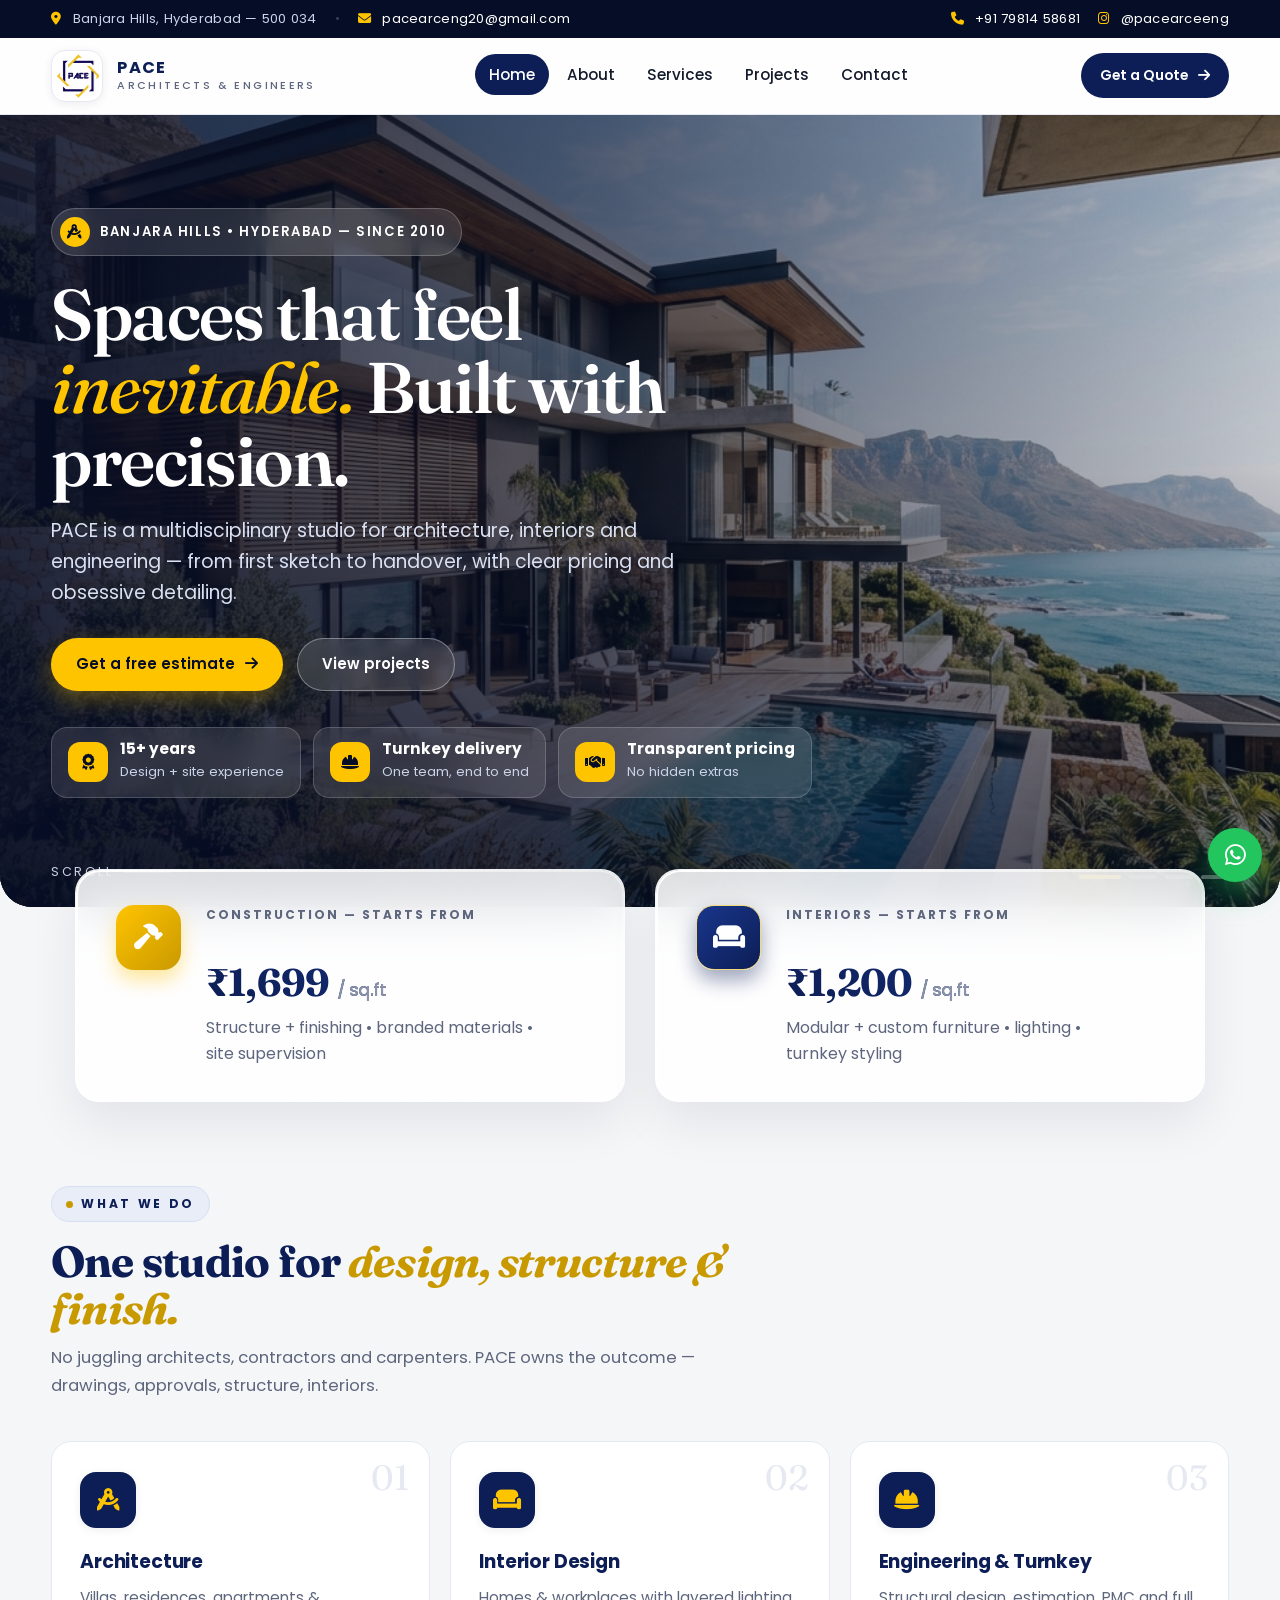
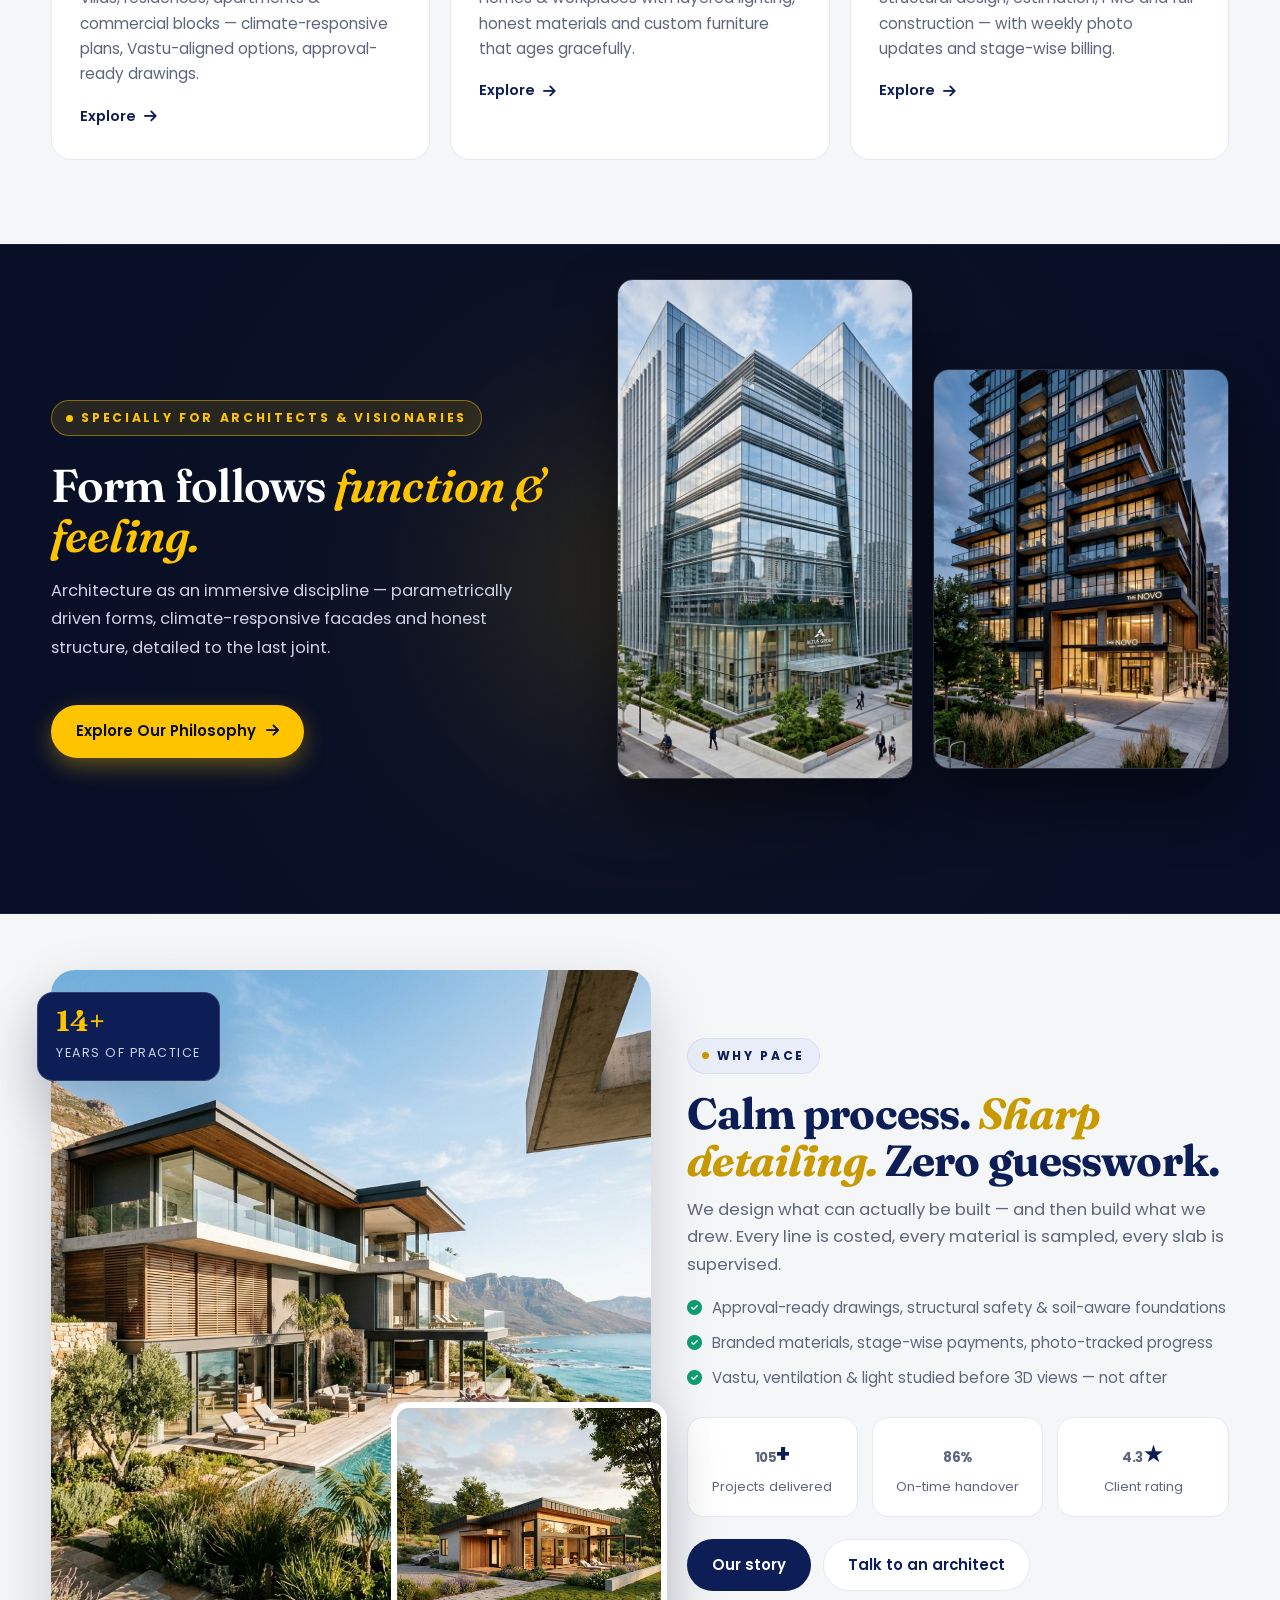
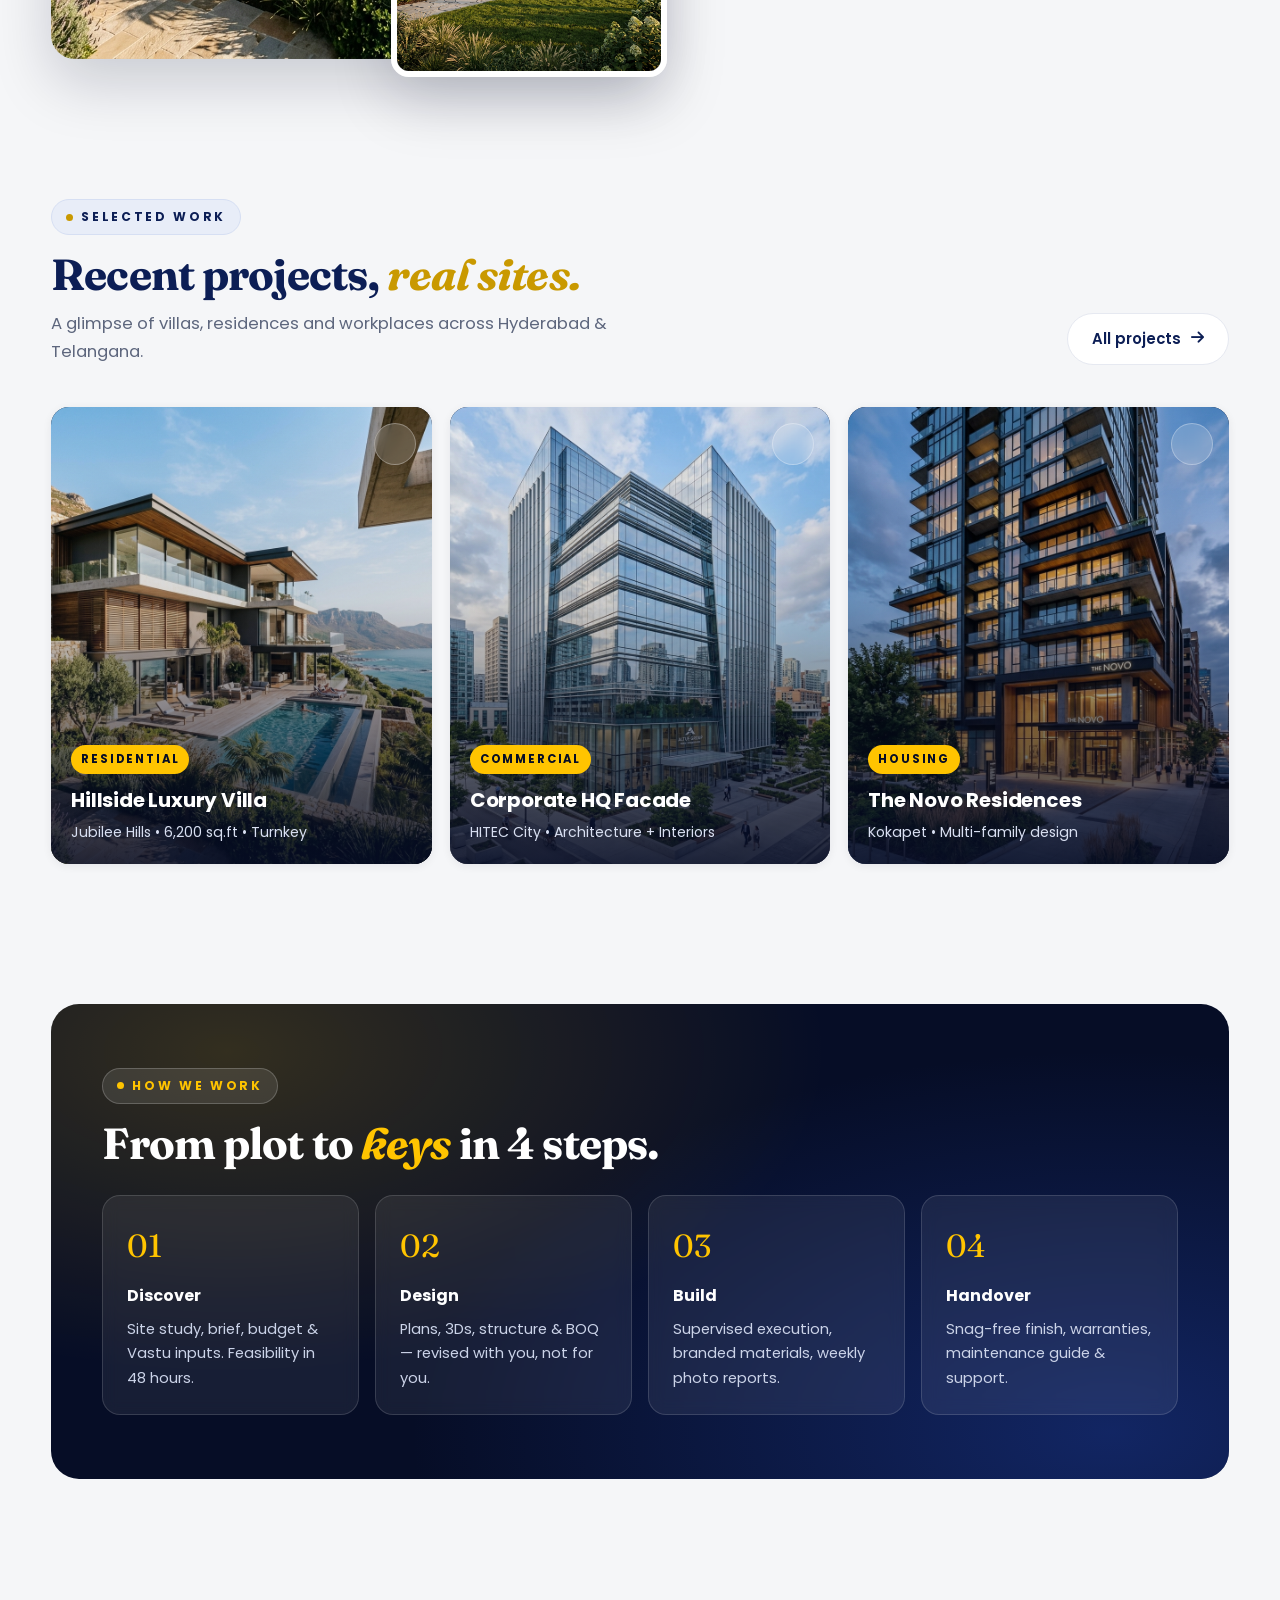
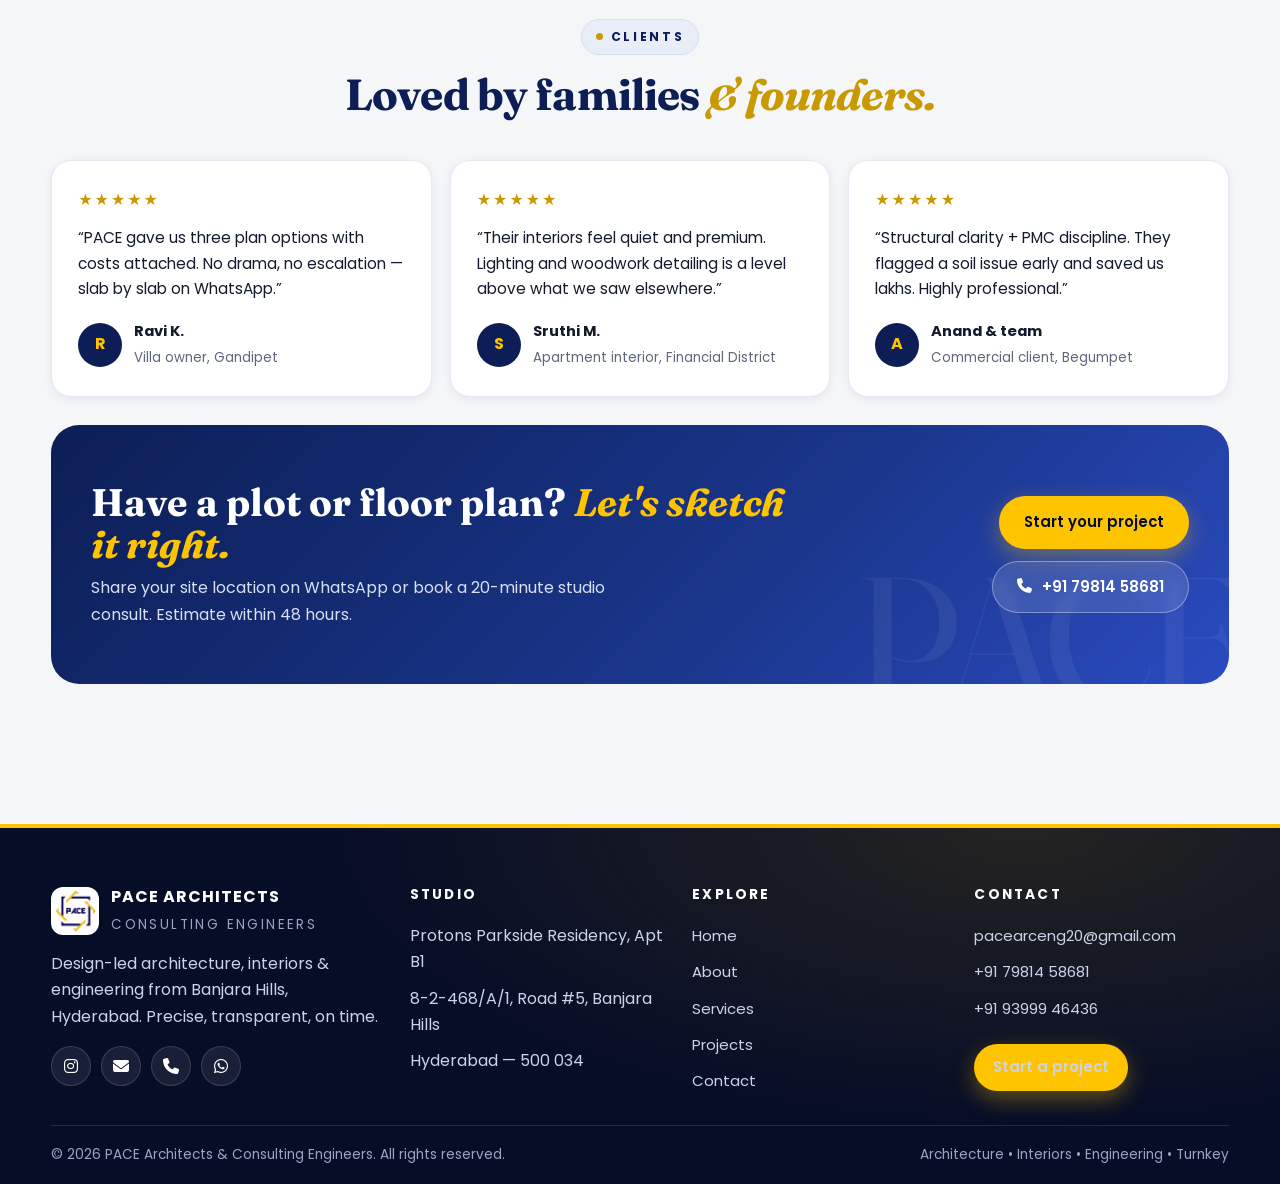
<file: docs/index.html>
<!DOCTYPE html>
<html lang="en" class="no-js">
<head>
  <meta charset="UTF-8">
  <meta name="viewport" content="width=device-width, initial-scale=1.0">
  <title>PACE Architects &amp; Consulting Engineers — Architecture, Interiors &amp; Turnkey Construction in Hyderabad</title>
  <meta name="description" content="Hyderabad architecture studio for villas, homes, offices &amp; turnkey construction. Transparent pricing from ₹1699/sq.ft. Banjara Hills.">
  <meta name="theme-color" content="#060D26">
  <meta property="og:title" content="PACE Architects &amp; Consulting Engineers — Architecture, Interiors &amp; Turnkey Construction in Hyderabad">
  <meta property="og:description" content="Hyderabad architecture studio for villas, homes, offices &amp; turnkey construction. Transparent pricing from ₹1699/sq.ft. Banjara Hills.">
  <meta property="og:type" content="website">
  <meta property="og:image" content="https://aifbtelanganastateparty-dotcom.github.io/pacearchitects/assets/images/villa.jpg">
  <link rel="icon" type="image/jpeg" href="assets/images/logo.jpeg">
  <link rel="preconnect" href="https://fonts.googleapis.com">
  <link rel="preconnect" href="https://fonts.gstatic.com" crossorigin>
  <link href="https://fonts.googleapis.com/css2?family=Fraunces:ital,opsz,wght@0,9..144,400;0,9..144,500;0,9..144,600;1,9..144,400;1,9..144,500&family=Poppins:wght@300;400;500;600;700&display=swap" rel="stylesheet">
  <link rel="stylesheet" href="https://cdnjs.cloudflare.com/ajax/libs/font-awesome/6.5.2/css/all.min.css">
  <link rel="stylesheet" href="assets/css/style.css">
</head>
<body>
<a class="skip-link" href="#main">Skip to content</a>
<div class="topbar">
  <div class="container">
    <div class="topbar-left">
      <span><i class="fas fa-location-dot"></i> Banjara Hills, Hyderabad — 500 034</span>
      <span class="dot">•</span>
      <a href="mailto:pacearceng20@gmail.com"><i class="fas fa-envelope"></i> pacearceng20@gmail.com</a>
    </div>
    <div class="topbar-right">
      <a href="tel:+917981458681"><i class="fas fa-phone"></i> +91 79814 58681</a>
      <a href="https://instagram.com/pacearceeng" target="_blank" rel="noopener"><i class="fab fa-instagram"></i> @pacearceeng</a>
    </div>
  </div>
</div>

<header class="site-header">
  <div class="container header-inner">
    <a class="brand" href="index.html" aria-label="PACE home">
      <img class="brand-logo" src="assets/images/logo.jpeg" alt="PACE logo">
      <span class="brand-text"><strong>PACE</strong><span>Architects &amp; Engineers</span></span>
    </a>
    <nav class="main-nav" id="primary-menu" aria-label="Primary">
      <ul class="nav-links">
        <li><a class="active" href="index.html">Home</a></li>
        <li><a class="" href="about.html">About</a></li>
        <li><a class="" href="services.html">Services</a></li>
        <li><a class="" href="projects.html">Projects</a></li>
        <li><a class="" href="contact.html">Contact</a></li>
      </ul>
    </nav>
    <div class="header-cta">
      <a href="contact.html" class="btn btn-navy btn-sm">Get a Quote <i class="fas fa-arrow-right"></i></a>
      <button type="button" class="menu-btn" aria-label="Toggle menu" aria-expanded="false" aria-controls="primary-menu"><span></span><span></span><span></span></button>
    </div>
  </div>
</header>
<main id="main">

<section class="hero" data-slideshow="assets/images/villa.jpg|assets/images/bungalow.jpg|assets/images/apartment.jpg|assets/images/office.jpg">
  <div class="hero-bg" aria-hidden="true" style="background-image:url('assets/images/villa.jpg')"></div>
  <div class="hero-inner">
    <span class="hero-badge"><span class="pulse"><i class="fas fa-compass-drafting"></i></span> Banjara Hills • Hyderabad — since 2010</span>
    <h1>Spaces that feel <em>inevitable.</em> Built with precision.</h1>
    <p class="lead">PACE is a multidisciplinary studio for architecture, interiors and engineering — from first sketch to handover, with clear pricing and obsessive detailing.</p>
    <div class="hero-actions">
      <a href="contact.html" class="btn btn-gold">Get a free estimate <i class="fas fa-arrow-right"></i></a>
      <a href="projects.html" class="btn btn-ghost">View projects</a>
    </div>
    <div class="hero-meta">
      <div class="hero-chip"><i class="fas fa-award"></i><div><strong>15+ years</strong><small>Design + site experience</small></div></div>
      <div class="hero-chip"><i class="fas fa-helmet-safety"></i><div><strong>Turnkey delivery</strong><small>One team, end to end</small></div></div>
      <div class="hero-chip"><i class="fas fa-handshake"></i><div><strong>Transparent pricing</strong><small>No hidden extras</small></div></div>
    </div>
  </div>
  <div class="hero-dots" role="group" aria-label="Slideshow navigation"></div>
  <div class="hero-scroll">Scroll</div>
</section>

<div class="container price-strip">
  <div class="price-grid">
    <a class="price-card reveal" data-goto-contact href="contact.html" aria-label="Enquire about construction from ₹1,699 per sq.ft">
      <div class="price-icon gold"><i class="fas fa-hammer"></i></div>
      <div><small>Construction — starts from</small><br><strong>₹1,699 <span class="price-sub">/ sq.ft</span></strong><p>Structure + finishing • branded materials • site supervision</p></div>
    </a>
    <a class="price-card reveal reveal-d1" data-goto-contact href="contact.html" aria-label="Enquire about interiors from ₹1,200 per sq.ft">
      <div class="price-icon navy"><i class="fas fa-couch"></i></div>
      <div><small>Interiors — starts from</small><br><strong>₹1,200 <span class="price-sub">/ sq.ft</span></strong><p>Modular + custom furniture • lighting • turnkey styling</p></div>
    </a>
  </div>
</div>

<section class="section">
  <div class="container">
    <div class="section-head reveal">
      <span class="eyebrow">What we do</span>
      <h2>One studio for <em>design, structure &amp; finish.</em></h2>
      <p>No juggling architects, contractors and carpenters. PACE owns the outcome — drawings, approvals, structure, interiors.</p>
    </div>
    <div class="grid-3">
      <article class="svc reveal"><span class="svc-num">01</span><div class="svc-icon"><i class="fas fa-drafting-compass"></i></div><h3>Architecture</h3><p>Villas, residences, apartments &amp; commercial blocks — climate-responsive plans, Vastu-aligned options, approval-ready drawings.</p><a class="link" href="services.html">Explore <i class="fas fa-arrow-right"></i></a></article>
      <article class="svc reveal reveal-d1"><span class="svc-num">02</span><div class="svc-icon"><i class="fas fa-couch"></i></div><h3>Interior Design</h3><p>Homes &amp; workplaces with layered lighting, honest materials and custom furniture that ages gracefully.</p><a class="link" href="services.html">Explore <i class="fas fa-arrow-right"></i></a></article>
      <article class="svc reveal reveal-d2"><span class="svc-num">03</span><div class="svc-icon"><i class="fas fa-helmet-safety"></i></div><h3>Engineering &amp; Turnkey</h3><p>Structural design, estimation, PMC and full construction — with weekly photo updates and stage-wise billing.</p><a class="link" href="services.html">Explore <i class="fas fa-arrow-right"></i></a></article>
    </div>
  </div>
</section>

<!-- MODERN ARCHITECT SHOWCASE -->
<section class="architect-showcase">
  <div class="arch-glow"></div>
  <div class="container">
    <div class="architect-layout">
      <div class="architect-content reveal">
        <span class="eyebrow">Specially For Architects & Visionaries</span>
        <h2>Form follows <em>function &amp; feeling.</em></h2>
        <p>Architecture as an immersive discipline — parametrically driven forms, climate-responsive facades and honest structure, detailed to the last joint.</p>
        <a href="about.html" class="btn btn-gold btn-arch">Explore Our Philosophy <i class="fas fa-arrow-right"></i></a>
      </div>
      <div class="architect-visuals reveal reveal-d1">
        <div class="arch-card tall">
          <img src="assets/images/office.jpg" alt="Parametric office facade" loading="lazy" decoding="async">
        </div>
        <div class="arch-card arch-offset">
          <img src="assets/images/apartment.jpg" alt="Modernist luxury apartment" loading="lazy" decoding="async">
        </div>
      </div>
    </div>
  </div>
</section>

<section class="section-tight">
  <div class="container">
    <div class="split">
      <div class="split-media reveal">
        <img class="main" src="assets/images/villa.jpg" alt="Modern villa designed by PACE" loading="lazy" decoding="async">
        <img class="small" src="assets/images/bungalow.jpg" alt="Compact modern home" loading="lazy" decoding="async">
        <div class="exp-badge"><strong><span data-count="15">15</span>+</strong><br><small>Years of practice</small></div>
      </div>
      <div class="reveal reveal-d1">
        <span class="eyebrow">Why PACE</span>
        <div class="section-head mb-18">
          <h2>Calm process. <em>Sharp detailing.</em> Zero guesswork.</h2>
          <p>We design what can actually be built — and then build what we drew. Every line is costed, every material is sampled, every slab is supervised.</p>
        </div>
        <ul class="check-list">
          <li><i class="fas fa-circle-check"></i> Approval-ready drawings, structural safety &amp; soil-aware foundations</li>
          <li><i class="fas fa-circle-check"></i> Branded materials, stage-wise payments, photo-tracked progress</li>
          <li><i class="fas fa-circle-check"></i> Vastu, ventilation &amp; light studied before 3D views — not after</li>
        </ul>
        <div class="stat-row">
          <div class="stat"><strong><span data-count="120">120</span>+</strong><span>Projects delivered</span></div>
          <div class="stat"><strong><span data-count="98" data-suffix="%">98%</span></strong><span>On-time handover</span></div>
          <div class="stat"><strong><span data-count="4.9">4.9</span>★</strong><span>Client rating</span></div>
        </div>
        <div class="split-actions">
          <a href="about.html" class="btn btn-navy">Our story</a>
          <a href="contact.html" class="btn btn-outline">Talk to an architect</a>
        </div>
      </div>
    </div>
  </div>
</section>

<section class="section">
  <div class="container">
    <div class="section-head section-head-split reveal">
      <div><span class="eyebrow">Selected work</span><h2>Recent projects, <em>real sites.</em></h2><p>A glimpse of villas, residences and workplaces across Hyderabad &amp; Telangana.</p></div>
      <a href="projects.html" class="btn btn-outline">All projects <i class="fas fa-arrow-right"></i></a>
    </div>
    <div class="work-grid">
      <article class="work reveal"><img src="assets/images/villa.jpg" alt="Hillside luxury villa" loading="lazy" decoding="async"><a class="work-arrow" href="projects.html" aria-label="View"><i class="fas fa-arrow-up-right"></i></a><div class="work-body"><span class="work-tag">Residential</span><h3>Hillside Luxury Villa</h3><p>Jubilee Hills • 6,200 sq.ft • Turnkey</p></div></article>
      <article class="work reveal reveal-d1"><img src="assets/images/office.jpg" alt="Corporate office building" loading="lazy" decoding="async"><a class="work-arrow" href="projects.html" aria-label="View"><i class="fas fa-arrow-up-right"></i></a><div class="work-body"><span class="work-tag">Commercial</span><h3>Corporate HQ Facade</h3><p>HITEC City • Architecture + Interiors</p></div></article>
      <article class="work reveal reveal-d2"><img src="assets/images/apartment.jpg" alt="Urban apartment tower at dusk" loading="lazy" decoding="async"><a class="work-arrow" href="projects.html" aria-label="View"><i class="fas fa-arrow-up-right"></i></a><div class="work-body"><span class="work-tag">Housing</span><h3>The Novo Residences</h3><p>Kokapet • Multi-family design</p></div></article>
    </div>
  </div>
</section>

<section class="section-tight">
  <div class="container">
    <div class="process reveal">
      <div class="process-inner">
        <span class="eyebrow eyebrow-dark">How we work</span>
        <div class="section-head on-dark mb-28"><h2>From plot to <em>keys</em> in 4 steps.</h2></div>
        <div class="steps">
          <div class="step"><span class="n">01</span><h4>Discover</h4><p>Site study, brief, budget &amp; Vastu inputs. Feasibility in 48 hours.</p></div>
          <div class="step"><span class="n">02</span><h4>Design</h4><p>Plans, 3Ds, structure &amp; BOQ — revised with you, not for you.</p></div>
          <div class="step"><span class="n">03</span><h4>Build</h4><p>Supervised execution, branded materials, weekly photo reports.</p></div>
          <div class="step"><span class="n">04</span><h4>Handover</h4><p>Snag-free finish, warranties, maintenance guide &amp; support.</p></div>
        </div>
      </div>
    </div>
  </div>
</section>

<section class="section">
  <div class="container">
    <div class="section-head center reveal"><span class="eyebrow">Clients</span><h2>Loved by families <em>&amp; founders.</em></h2></div>
    <div class="quotes">
      <div class="quote reveal"><div class="stars">★★★★★</div><p>“PACE gave us three plan options with costs attached. No drama, no escalation — slab by slab on WhatsApp.”</p><div class="quote-foot"><div class="avatar">R</div><div><strong>Ravi K.</strong><small>Villa owner, Gandipet</small></div></div></div>
      <div class="quote reveal reveal-d1"><div class="stars">★★★★★</div><p>“Their interiors feel quiet and premium. Lighting and woodwork detailing is a level above what we saw elsewhere.”</p><div class="quote-foot"><div class="avatar">S</div><div><strong>Sruthi M.</strong><small>Apartment interior, Financial District</small></div></div></div>
      <div class="quote reveal reveal-d2"><div class="stars">★★★★★</div><p>“Structural clarity + PMC discipline. They flagged a soil issue early and saved us lakhs. Highly professional.”</p><div class="quote-foot"><div class="avatar">A</div><div><strong>Anand &amp; team</strong><small>Commercial client, Begumpet</small></div></div></div>
    </div>
    <div class="cta reveal mt-28">
      <div><h2>Have a plot or floor plan? <em>Let's sketch it right.</em></h2><p>Share your site location on WhatsApp or book a 20-minute studio consult. Estimate within 48 hours.</p></div>
      <div class="cta-actions"><a href="contact.html" class="btn btn-gold">Start your project</a><a href="tel:+917981458681" class="btn btn-ghost"><i class="fas fa-phone"></i> +91 79814 58681</a></div>
    </div>
  </div>
</section>

</main>
<footer class="site-footer">
  <div class="container footer-grid">
    <div>
      <div class="footer-brand">
        <img src="assets/images/logo.jpeg" alt="PACE logo">
        <div><strong>PACE ARCHITECTS</strong><br><small class="footer-brand-sub">CONSULTING ENGINEERS</small></div>
      </div>
      <p class="footer-desc">Design-led architecture, interiors &amp; engineering from Banjara Hills, Hyderabad. Precise, transparent, on time.</p>
      <div class="socials">
        <a href="https://instagram.com/pacearceeng" target="_blank" rel="noopener" aria-label="Instagram"><i class="fab fa-instagram"></i></a>
        <a href="mailto:pacearceng20@gmail.com" aria-label="Email"><i class="fas fa-envelope"></i></a>
        <a href="tel:+917981458681" aria-label="Call"><i class="fas fa-phone"></i></a>
        <a href="https://wa.me/917981458681" target="_blank" rel="noopener" aria-label="WhatsApp"><i class="fab fa-whatsapp"></i></a>
      </div>
    </div>
    <div>
      <h4>Studio</h4>
      <ul>
        <li>Protons Parkside Residency, Apt B1</li>
        <li>8-2-468/A/1, Road #5, Banjara Hills</li>
        <li>Hyderabad — 500 034</li>
      </ul>
    </div>
    <div>
      <h4>Explore</h4>
      <ul>
        <li><a href="index.html">Home</a></li>
        <li><a href="about.html">About</a></li>
        <li><a href="services.html">Services</a></li>
        <li><a href="projects.html">Projects</a></li>
        <li><a href="contact.html">Contact</a></li>
      </ul>
    </div>
    <div>
      <h4>Contact</h4>
      <ul>
        <li><a href="mailto:pacearceng20@gmail.com">pacearceng20@gmail.com</a></li>
        <li><a href="tel:+917981458681">+91 79814 58681</a></li>
        <li><a href="tel:+919399946436">+91 93999 46436</a></li>
        <li class="mt-12"><a class="btn btn-gold btn-sm" href="contact.html">Start a project</a></li>
      </ul>
    </div>
  </div>
  <div class="container footer-bottom">
    <span>© <span data-year>2026</span> PACE Architects &amp; Consulting Engineers. All rights reserved.</span>
    <span>Architecture • Interiors • Engineering • Turnkey</span>
  </div>
</footer>

<a class="float-wa" href="https://wa.me/917981458681?text=Hi%20PACE%2C%20I%20have%20a%20project%20enquiry" target="_blank" rel="noopener" aria-label="Chat on WhatsApp"><i class="fab fa-whatsapp"></i></a>
<button type="button" class="to-top" aria-label="Back to top"><i class="fas fa-arrow-up"></i></button>
<script src="assets/js/main.js"></script>
</body>
</html>
</file>
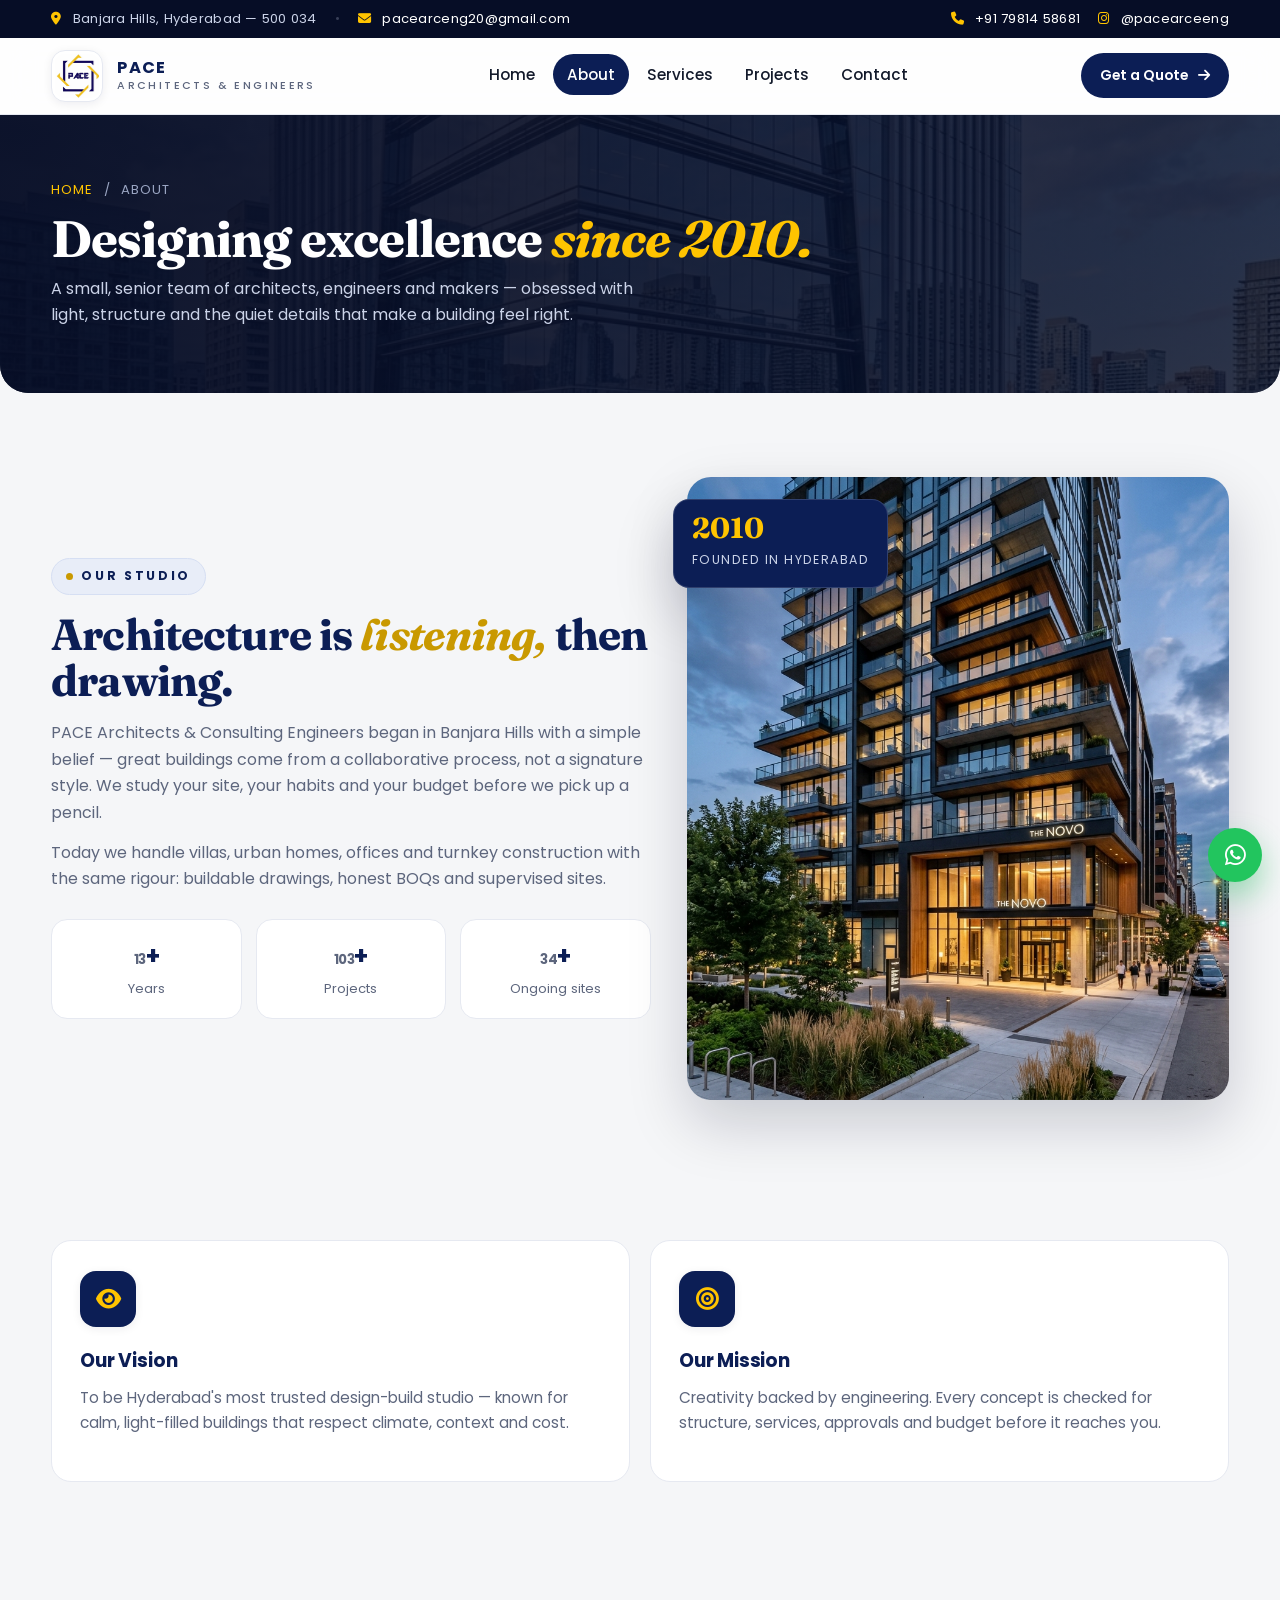
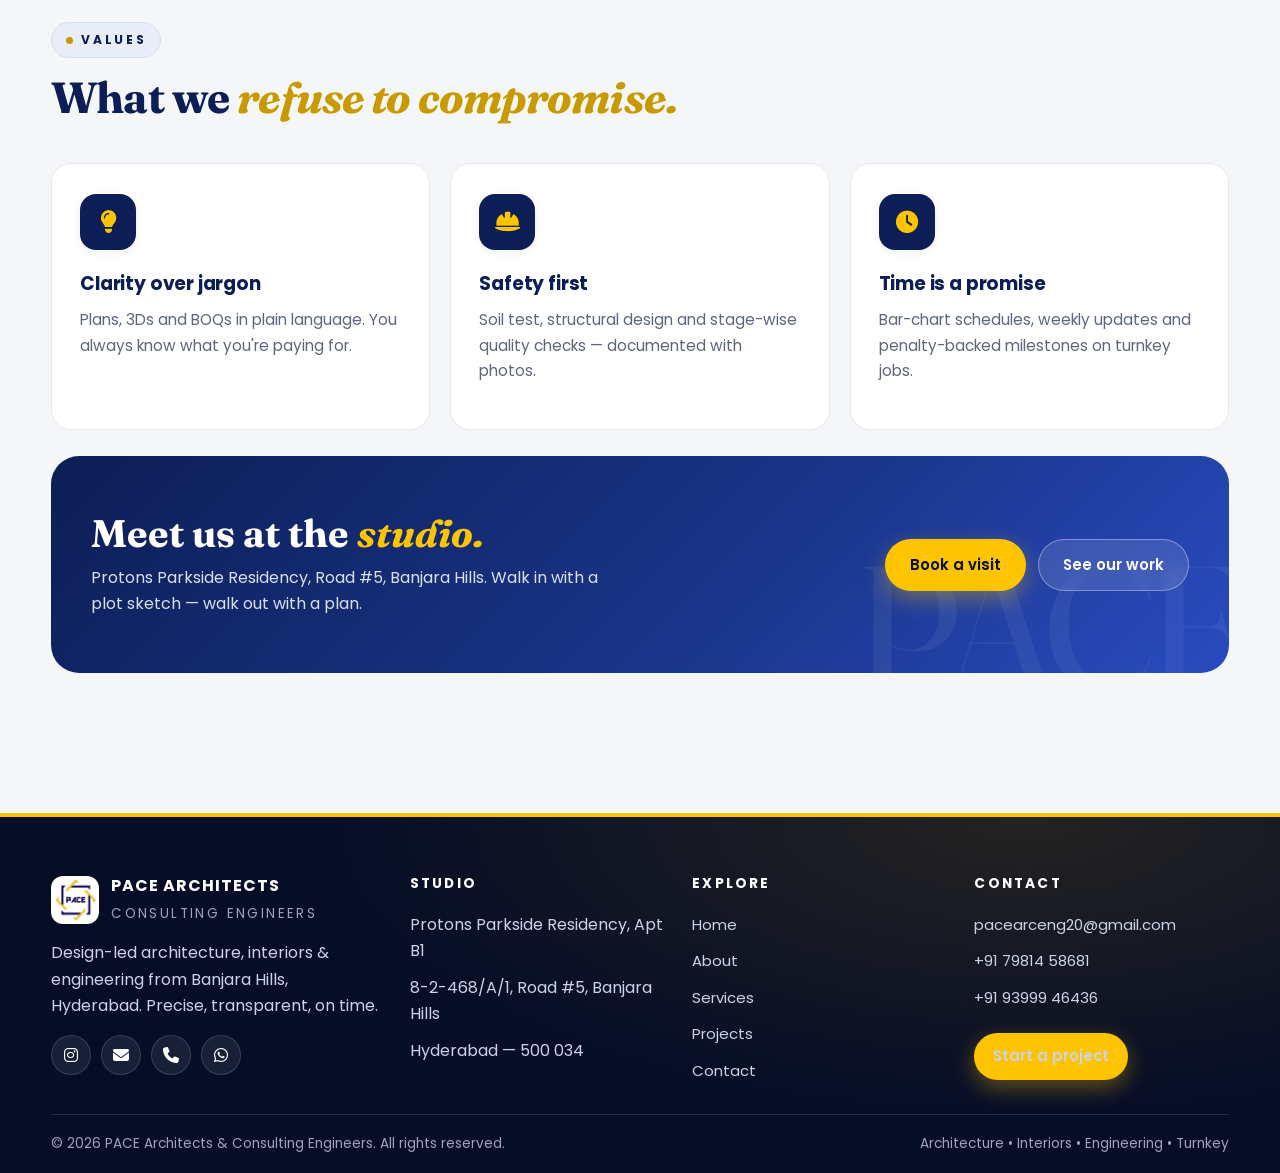
<file: docs/about.html>
<!DOCTYPE html>
<html lang="en" class="no-js">
<head>
  <meta charset="UTF-8">
  <meta name="viewport" content="width=device-width, initial-scale=1.0">
  <title>About — PACE Architects &amp; Consulting Engineers, Hyderabad</title>
  <meta name="description" content="Multidisciplinary architecture studio in Banjara Hills since 2010. Vision, process and values.">
  <meta name="theme-color" content="#060D26">
  <meta property="og:title" content="About — PACE Architects &amp; Consulting Engineers, Hyderabad">
  <meta property="og:description" content="Multidisciplinary architecture studio in Banjara Hills since 2010. Vision, process and values.">
  <meta property="og:type" content="website">
  <meta property="og:image" content="https://aifbtelanganastateparty-dotcom.github.io/pacearchitects/assets/images/villa.jpg">
  <link rel="icon" type="image/jpeg" href="assets/images/logo.jpeg">
  <link rel="preconnect" href="https://fonts.googleapis.com">
  <link rel="preconnect" href="https://fonts.gstatic.com" crossorigin>
  <link href="https://fonts.googleapis.com/css2?family=Fraunces:ital,opsz,wght@0,9..144,400;0,9..144,500;0,9..144,600;1,9..144,400;1,9..144,500&family=Poppins:wght@300;400;500;600;700&display=swap" rel="stylesheet">
  <link rel="stylesheet" href="https://cdnjs.cloudflare.com/ajax/libs/font-awesome/6.5.2/css/all.min.css">
  <link rel="stylesheet" href="assets/css/style.css">
</head>
<body>
<a class="skip-link" href="#main">Skip to content</a>
<div class="topbar">
  <div class="container">
    <div class="topbar-left">
      <span><i class="fas fa-location-dot"></i> Banjara Hills, Hyderabad — 500 034</span>
      <span class="dot">•</span>
      <a href="mailto:pacearceng20@gmail.com"><i class="fas fa-envelope"></i> pacearceng20@gmail.com</a>
    </div>
    <div class="topbar-right">
      <a href="tel:+917981458681"><i class="fas fa-phone"></i> +91 79814 58681</a>
      <a href="https://instagram.com/pacearceeng" target="_blank" rel="noopener"><i class="fab fa-instagram"></i> @pacearceeng</a>
    </div>
  </div>
</div>

<header class="site-header">
  <div class="container header-inner">
    <a class="brand" href="index.html" aria-label="PACE home">
      <img class="brand-logo" src="assets/images/logo.jpeg" alt="PACE logo">
      <span class="brand-text"><strong>PACE</strong><span>Architects &amp; Engineers</span></span>
    </a>
    <nav class="main-nav" id="primary-menu" aria-label="Primary">
      <ul class="nav-links">
        <li><a class="" href="index.html">Home</a></li>
        <li><a class="active" href="about.html">About</a></li>
        <li><a class="" href="services.html">Services</a></li>
        <li><a class="" href="projects.html">Projects</a></li>
        <li><a class="" href="contact.html">Contact</a></li>
      </ul>
    </nav>
    <div class="header-cta">
      <a href="contact.html" class="btn btn-navy btn-sm">Get a Quote <i class="fas fa-arrow-right"></i></a>
      <button type="button" class="menu-btn" aria-label="Toggle menu" aria-expanded="false" aria-controls="primary-menu"><span></span><span></span><span></span></button>
    </div>
  </div>
</header>
<main id="main">
<section class="page-hero">
  <div class="page-hero-bg" style="background-image:url('assets/images/office.jpg')"></div>
  <div class="container">
    <div class="crumbs"><a href="index.html">Home</a> &nbsp;/&nbsp; About</div>
    <h1>Designing excellence <em>since 2010.</em></h1>
    <p>A small, senior team of architects, engineers and makers — obsessed with light, structure and the quiet details that make a building feel right.</p>
  </div>
</section>

<section class="section">
  <div class="container split">
    <div class="reveal">
      <span class="eyebrow">Our studio</span>
      <div class="section-head mb-16"><h2>Architecture is <em>listening,</em> then drawing.</h2></div>
      <p class="muted-text mb-14">PACE Architects &amp; Consulting Engineers began in Banjara Hills with a simple belief — great buildings come from a collaborative process, not a signature style. We study your site, your habits and your budget before we pick up a pencil.</p>
      <p class="muted-text">Today we handle villas, urban homes, offices and turnkey construction with the same rigour: buildable drawings, honest BOQs and supervised sites.</p>
      <div class="stat-row">
        <div class="stat"><strong><span data-count="15">15</span>+</strong><span>Years</span></div>
        <div class="stat"><strong><span data-count="120">120</span>+</strong><span>Projects</span></div>
        <div class="stat"><strong><span data-count="40">40</span>+</strong><span>Ongoing sites</span></div>
      </div>
    </div>
    <div class="split-media reveal reveal-d1">
      <img class="main" src="assets/images/apartment.jpg" alt="PACE residential tower" loading="lazy" decoding="async">
      <div class="exp-badge"><strong>2010</strong><br><small>Founded in Hyderabad</small></div>
    </div>
  </div>
</section>

<section class="section-tight">
  <div class="container grid-2">
    <div class="svc reveal"><div class="svc-icon"><i class="fas fa-eye"></i></div><h3>Our Vision</h3><p>To be Hyderabad's most trusted design-build studio — known for calm, light-filled buildings that respect climate, context and cost.</p></div>
    <div class="svc reveal reveal-d1"><div class="svc-icon"><i class="fas fa-bullseye"></i></div><h3>Our Mission</h3><p>Creativity backed by engineering. Every concept is checked for structure, services, approvals and budget before it reaches you.</p></div>
  </div>
</section>

<section class="section">
  <div class="container">
    <div class="section-head reveal"><span class="eyebrow">Values</span><h2>What we <em>refuse to compromise.</em></h2></div>
    <div class="grid-3">
      <div class="svc reveal"><div class="svc-icon"><i class="fas fa-lightbulb"></i></div><h3>Clarity over jargon</h3><p>Plans, 3Ds and BOQs in plain language. You always know what you're paying for.</p></div>
      <div class="svc reveal reveal-d1"><div class="svc-icon"><i class="fas fa-helmet-safety"></i></div><h3>Safety first</h3><p>Soil test, structural design and stage-wise quality checks — documented with photos.</p></div>
      <div class="svc reveal reveal-d2"><div class="svc-icon"><i class="fas fa-clock"></i></div><h3>Time is a promise</h3><p>Bar-chart schedules, weekly updates and penalty-backed milestones on turnkey jobs.</p></div>
    </div>
    <div class="cta reveal mt-26">
      <div><h2>Meet us at the <em>studio.</em></h2><p>Protons Parkside Residency, Road #5, Banjara Hills. Walk in with a plot sketch — walk out with a plan.</p></div>
      <div class="cta-actions"><a href="contact.html" class="btn btn-gold">Book a visit</a><a href="projects.html" class="btn btn-ghost">See our work</a></div>
    </div>
  </div>
</section>

</main>
<footer class="site-footer">
  <div class="container footer-grid">
    <div>
      <div class="footer-brand">
        <img src="assets/images/logo.jpeg" alt="PACE logo">
        <div><strong>PACE ARCHITECTS</strong><br><small class="footer-brand-sub">CONSULTING ENGINEERS</small></div>
      </div>
      <p class="footer-desc">Design-led architecture, interiors &amp; engineering from Banjara Hills, Hyderabad. Precise, transparent, on time.</p>
      <div class="socials">
        <a href="https://instagram.com/pacearceeng" target="_blank" rel="noopener" aria-label="Instagram"><i class="fab fa-instagram"></i></a>
        <a href="mailto:pacearceng20@gmail.com" aria-label="Email"><i class="fas fa-envelope"></i></a>
        <a href="tel:+917981458681" aria-label="Call"><i class="fas fa-phone"></i></a>
        <a href="https://wa.me/917981458681" target="_blank" rel="noopener" aria-label="WhatsApp"><i class="fab fa-whatsapp"></i></a>
      </div>
    </div>
    <div>
      <h4>Studio</h4>
      <ul>
        <li>Protons Parkside Residency, Apt B1</li>
        <li>8-2-468/A/1, Road #5, Banjara Hills</li>
        <li>Hyderabad — 500 034</li>
      </ul>
    </div>
    <div>
      <h4>Explore</h4>
      <ul>
        <li><a href="index.html">Home</a></li>
        <li><a href="about.html">About</a></li>
        <li><a href="services.html">Services</a></li>
        <li><a href="projects.html">Projects</a></li>
        <li><a href="contact.html">Contact</a></li>
      </ul>
    </div>
    <div>
      <h4>Contact</h4>
      <ul>
        <li><a href="mailto:pacearceng20@gmail.com">pacearceng20@gmail.com</a></li>
        <li><a href="tel:+917981458681">+91 79814 58681</a></li>
        <li><a href="tel:+919399946436">+91 93999 46436</a></li>
        <li class="mt-12"><a class="btn btn-gold btn-sm" href="contact.html">Start a project</a></li>
      </ul>
    </div>
  </div>
  <div class="container footer-bottom">
    <span>© <span data-year>2026</span> PACE Architects &amp; Consulting Engineers. All rights reserved.</span>
    <span>Architecture • Interiors • Engineering • Turnkey</span>
  </div>
</footer>

<a class="float-wa" href="https://wa.me/917981458681?text=Hi%20PACE%2C%20I%20have%20a%20project%20enquiry" target="_blank" rel="noopener" aria-label="Chat on WhatsApp"><i class="fab fa-whatsapp"></i></a>
<button type="button" class="to-top" aria-label="Back to top"><i class="fas fa-arrow-up"></i></button>
<script src="assets/js/main.js"></script>
</body>
</html>
</file>
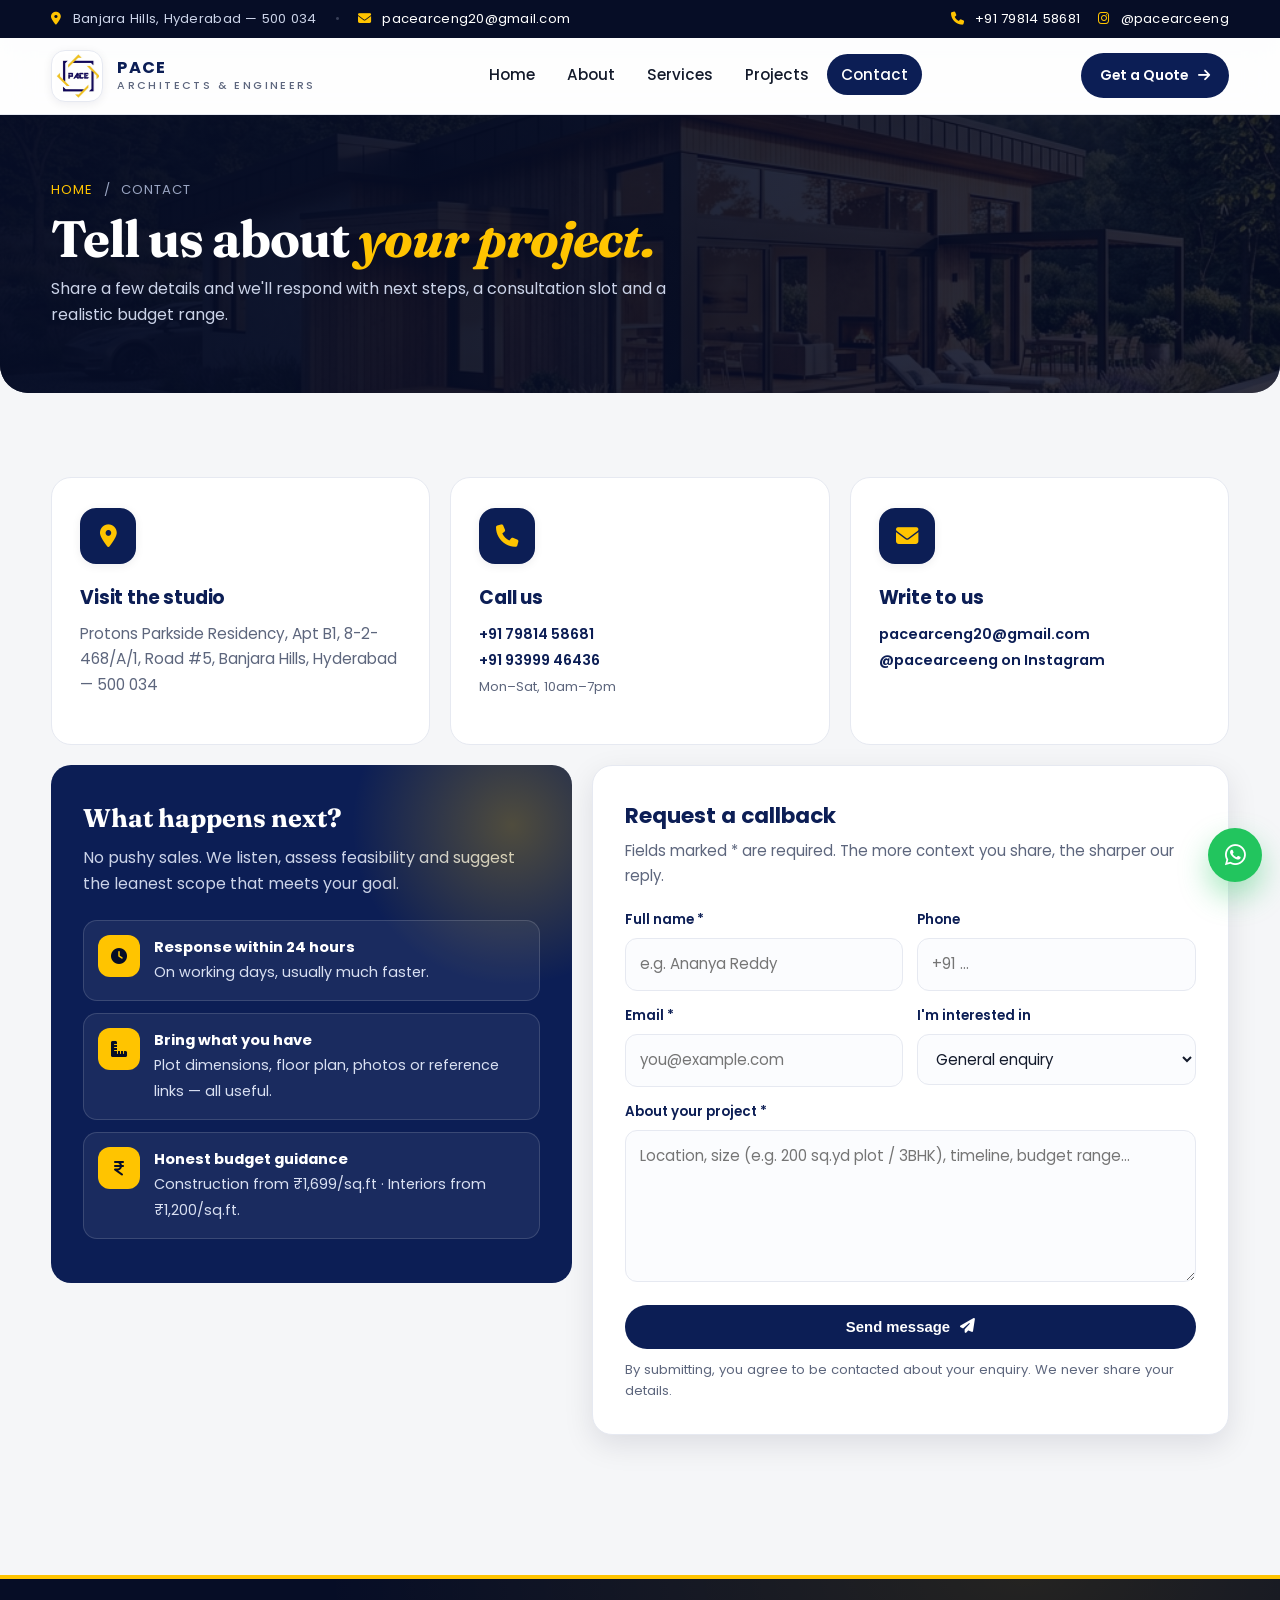
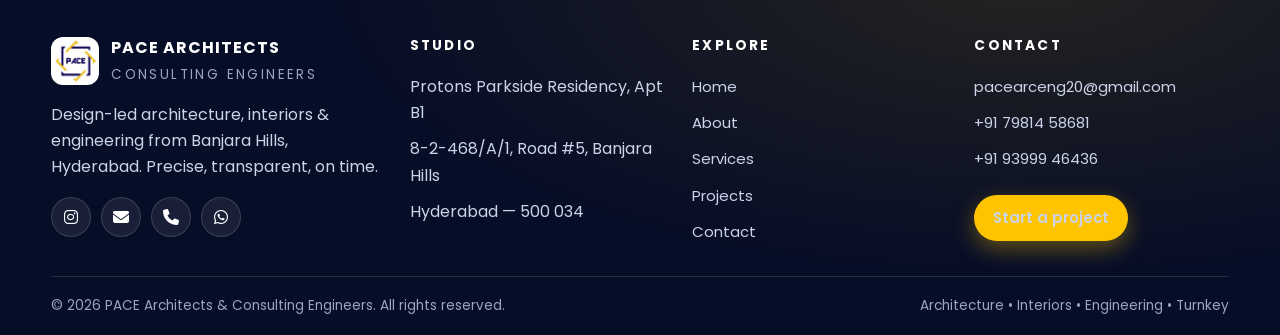
<file: docs/contact.html>
<!DOCTYPE html>
<html lang="en" class="no-js">
<head>
  <meta charset="UTF-8">
  <meta name="viewport" content="width=device-width, initial-scale=1.0">
  <title>Contact — Get a Quote | PACE Architects</title>
  <meta name="description" content="Contact PACE Architects Hyderabad for architecture, interiors and construction quotes. Banjara Hills studio, quick response.">
  <meta name="theme-color" content="#060D26">
  <meta property="og:title" content="Contact — Get a Quote | PACE Architects">
  <meta property="og:description" content="Contact PACE Architects Hyderabad for architecture, interiors and construction quotes. Banjara Hills studio, quick response.">
  <meta property="og:type" content="website">
  <meta property="og:image" content="https://aifbtelanganastateparty-dotcom.github.io/pacearchitects/assets/images/villa.jpg">
  <link rel="icon" type="image/jpeg" href="assets/images/logo.jpeg">
  <link rel="preconnect" href="https://fonts.googleapis.com">
  <link rel="preconnect" href="https://fonts.gstatic.com" crossorigin>
  <link href="https://fonts.googleapis.com/css2?family=Fraunces:ital,opsz,wght@0,9..144,400;0,9..144,500;0,9..144,600;1,9..144,400;1,9..144,500&family=Poppins:wght@300;400;500;600;700&display=swap" rel="stylesheet">
  <link rel="stylesheet" href="https://cdnjs.cloudflare.com/ajax/libs/font-awesome/6.5.2/css/all.min.css">
  <link rel="stylesheet" href="assets/css/style.css">
</head>
<body>
<a class="skip-link" href="#main">Skip to content</a>
<div class="topbar">
  <div class="container">
    <div class="topbar-left">
      <span><i class="fas fa-location-dot"></i> Banjara Hills, Hyderabad — 500 034</span>
      <span class="dot">•</span>
      <a href="mailto:pacearceng20@gmail.com"><i class="fas fa-envelope"></i> pacearceng20@gmail.com</a>
    </div>
    <div class="topbar-right">
      <a href="tel:+917981458681"><i class="fas fa-phone"></i> +91 79814 58681</a>
      <a href="https://instagram.com/pacearceeng" target="_blank" rel="noopener"><i class="fab fa-instagram"></i> @pacearceeng</a>
    </div>
  </div>
</div>

<header class="site-header">
  <div class="container header-inner">
    <a class="brand" href="index.html" aria-label="PACE home">
      <img class="brand-logo" src="assets/images/logo.jpeg" alt="PACE logo">
      <span class="brand-text"><strong>PACE</strong><span>Architects &amp; Engineers</span></span>
    </a>
    <nav class="main-nav" id="primary-menu" aria-label="Primary">
      <ul class="nav-links">
        <li><a class="" href="index.html">Home</a></li>
        <li><a class="" href="about.html">About</a></li>
        <li><a class="" href="services.html">Services</a></li>
        <li><a class="" href="projects.html">Projects</a></li>
        <li><a class="active" href="contact.html">Contact</a></li>
      </ul>
    </nav>
    <div class="header-cta">
      <a href="contact.html" class="btn btn-navy btn-sm">Get a Quote <i class="fas fa-arrow-right"></i></a>
      <button type="button" class="menu-btn" aria-label="Toggle menu" aria-expanded="false" aria-controls="primary-menu"><span></span><span></span><span></span></button>
    </div>
  </div>
</header>
<main id="main">

<section class="page-hero">
  <div class="page-hero-bg" style="background-image:url('assets/images/bungalow.jpg')"></div>
  <div class="container">
    <div class="crumbs"><a href="index.html">Home</a> &nbsp;/&nbsp; Contact</div>
    <h1>Tell us about <em>your project.</em></h1>
    <p>Share a few details and we'll respond with next steps, a consultation slot and a realistic budget range.</p>
  </div>
</section>

<section class="section">
  <div class="container">
    <div class="grid-3 reveal mb-20">
      <div class="svc svc--static"><div class="svc-icon"><i class="fas fa-location-dot"></i></div><h3>Visit the studio</h3><p>Protons Parkside Residency, Apt B1, 8-2-468/A/1, Road #5, Banjara Hills, Hyderabad — 500 034</p></div>
      <div class="svc svc--static reveal-d1"><div class="svc-icon"><i class="fas fa-phone"></i></div><h3>Call us</h3><p><a class="link" href="tel:+917981458681">+91 79814 58681</a><br><a class="link" href="tel:+919399946436">+91 93999 46436</a><br><span class="inline-form-note">Mon–Sat, 10am–7pm</span></p></div>
      <div class="svc svc--static reveal-d2"><div class="svc-icon"><i class="fas fa-envelope"></i></div><h3>Write to us</h3><p><a class="link" href="mailto:pacearceng20@gmail.com">pacearceng20@gmail.com</a><br><a class="link" href="https://instagram.com/pacearceeng" target="_blank" rel="noopener">@pacearceeng on Instagram</a></p></div>
    </div>

    <div class="contact-grid reveal">
      <div class="info-card">
        <h3>What happens next?</h3>
        <p>No pushy sales. We listen, assess feasibility and suggest the leanest scope that meets your goal.</p>
        <div class="info-row"><i class="fas fa-clock"></i><div><strong>Response within 24 hours</strong><span>On working days, usually much faster.</span></div></div>
        <div class="info-row"><i class="fas fa-ruler-combined"></i><div><strong>Bring what you have</strong><span>Plot dimensions, floor plan, photos or reference links — all useful.</span></div></div>
        <div class="info-row"><i class="fas fa-indian-rupee-sign"></i><div><strong>Honest budget guidance</strong><span>Construction from ₹1,699/sq.ft · Interiors from ₹1,200/sq.ft.</span></div></div>
      </div>

      <div class="form-card">
        <h3>Request a callback</h3>
        <p>Fields marked * are required. The more context you share, the sharper our reply.</p>
                <form action="https://formsubmit.co/pacearceng20@gmail.com" method="POST" novalidate>
          <div class="f-grid">
            <div class="field">
              <label for="name">Full name *</label>
              <input type="text" id="name" name="name" required autocomplete="name" placeholder="e.g. Ananya Reddy" value="">
            </div>
            <div class="field">
              <label for="phone">Phone</label>
              <input type="tel" id="phone" name="phone" autocomplete="tel" placeholder="+91 …" value="">
            </div>
          </div>
          <div class="f-grid">
            <div class="field">
              <label for="email">Email *</label>
              <input type="email" id="email" name="email" required autocomplete="email" placeholder="you@example.com" value="">
            </div>
            <div class="field">
              <label for="topic">I'm interested in</label>
              <select id="topic" name="topic">
                <option value="New villa / house">New villa / house</option><option value="Apartment interiors">Apartment interiors</option><option value="Office / commercial">Office / commercial</option><option value="Turnkey construction">Turnkey construction</option><option value="General enquiry" selected>General enquiry</option>              </select>
            </div>
          </div>
          <div class="field">
            <label for="message">About your project *</label>
            <textarea id="message" name="message" rows="5" required placeholder="Location, size (e.g. 200 sq.yd plot / 3BHK), timeline, budget range…"></textarea>
          </div>
          <button class="btn btn-navy btn-full" type="submit">Send message <i class="fas fa-paper-plane"></i></button>
          <p class="form-note">By submitting, you agree to be contacted about your enquiry. We never share your details.</p>
        </form>
      </div>
    </div>
  </div>
</section>

</main>
<footer class="site-footer">
  <div class="container footer-grid">
    <div>
      <div class="footer-brand">
        <img src="assets/images/logo.jpeg" alt="PACE logo">
        <div><strong>PACE ARCHITECTS</strong><br><small class="footer-brand-sub">CONSULTING ENGINEERS</small></div>
      </div>
      <p class="footer-desc">Design-led architecture, interiors &amp; engineering from Banjara Hills, Hyderabad. Precise, transparent, on time.</p>
      <div class="socials">
        <a href="https://instagram.com/pacearceeng" target="_blank" rel="noopener" aria-label="Instagram"><i class="fab fa-instagram"></i></a>
        <a href="mailto:pacearceng20@gmail.com" aria-label="Email"><i class="fas fa-envelope"></i></a>
        <a href="tel:+917981458681" aria-label="Call"><i class="fas fa-phone"></i></a>
        <a href="https://wa.me/917981458681" target="_blank" rel="noopener" aria-label="WhatsApp"><i class="fab fa-whatsapp"></i></a>
      </div>
    </div>
    <div>
      <h4>Studio</h4>
      <ul>
        <li>Protons Parkside Residency, Apt B1</li>
        <li>8-2-468/A/1, Road #5, Banjara Hills</li>
        <li>Hyderabad — 500 034</li>
      </ul>
    </div>
    <div>
      <h4>Explore</h4>
      <ul>
        <li><a href="index.html">Home</a></li>
        <li><a href="about.html">About</a></li>
        <li><a href="services.html">Services</a></li>
        <li><a href="projects.html">Projects</a></li>
        <li><a href="contact.html">Contact</a></li>
      </ul>
    </div>
    <div>
      <h4>Contact</h4>
      <ul>
        <li><a href="mailto:pacearceng20@gmail.com">pacearceng20@gmail.com</a></li>
        <li><a href="tel:+917981458681">+91 79814 58681</a></li>
        <li><a href="tel:+919399946436">+91 93999 46436</a></li>
        <li class="mt-12"><a class="btn btn-gold btn-sm" href="contact.html">Start a project</a></li>
      </ul>
    </div>
  </div>
  <div class="container footer-bottom">
    <span>© <span data-year>2026</span> PACE Architects &amp; Consulting Engineers. All rights reserved.</span>
    <span>Architecture • Interiors • Engineering • Turnkey</span>
  </div>
</footer>

<a class="float-wa" href="https://wa.me/917981458681?text=Hi%20PACE%2C%20I%20have%20a%20project%20enquiry" target="_blank" rel="noopener" aria-label="Chat on WhatsApp"><i class="fab fa-whatsapp"></i></a>
<button type="button" class="to-top" aria-label="Back to top"><i class="fas fa-arrow-up"></i></button>
<script src="assets/js/main.js"></script>
</body>
</html>
</file>
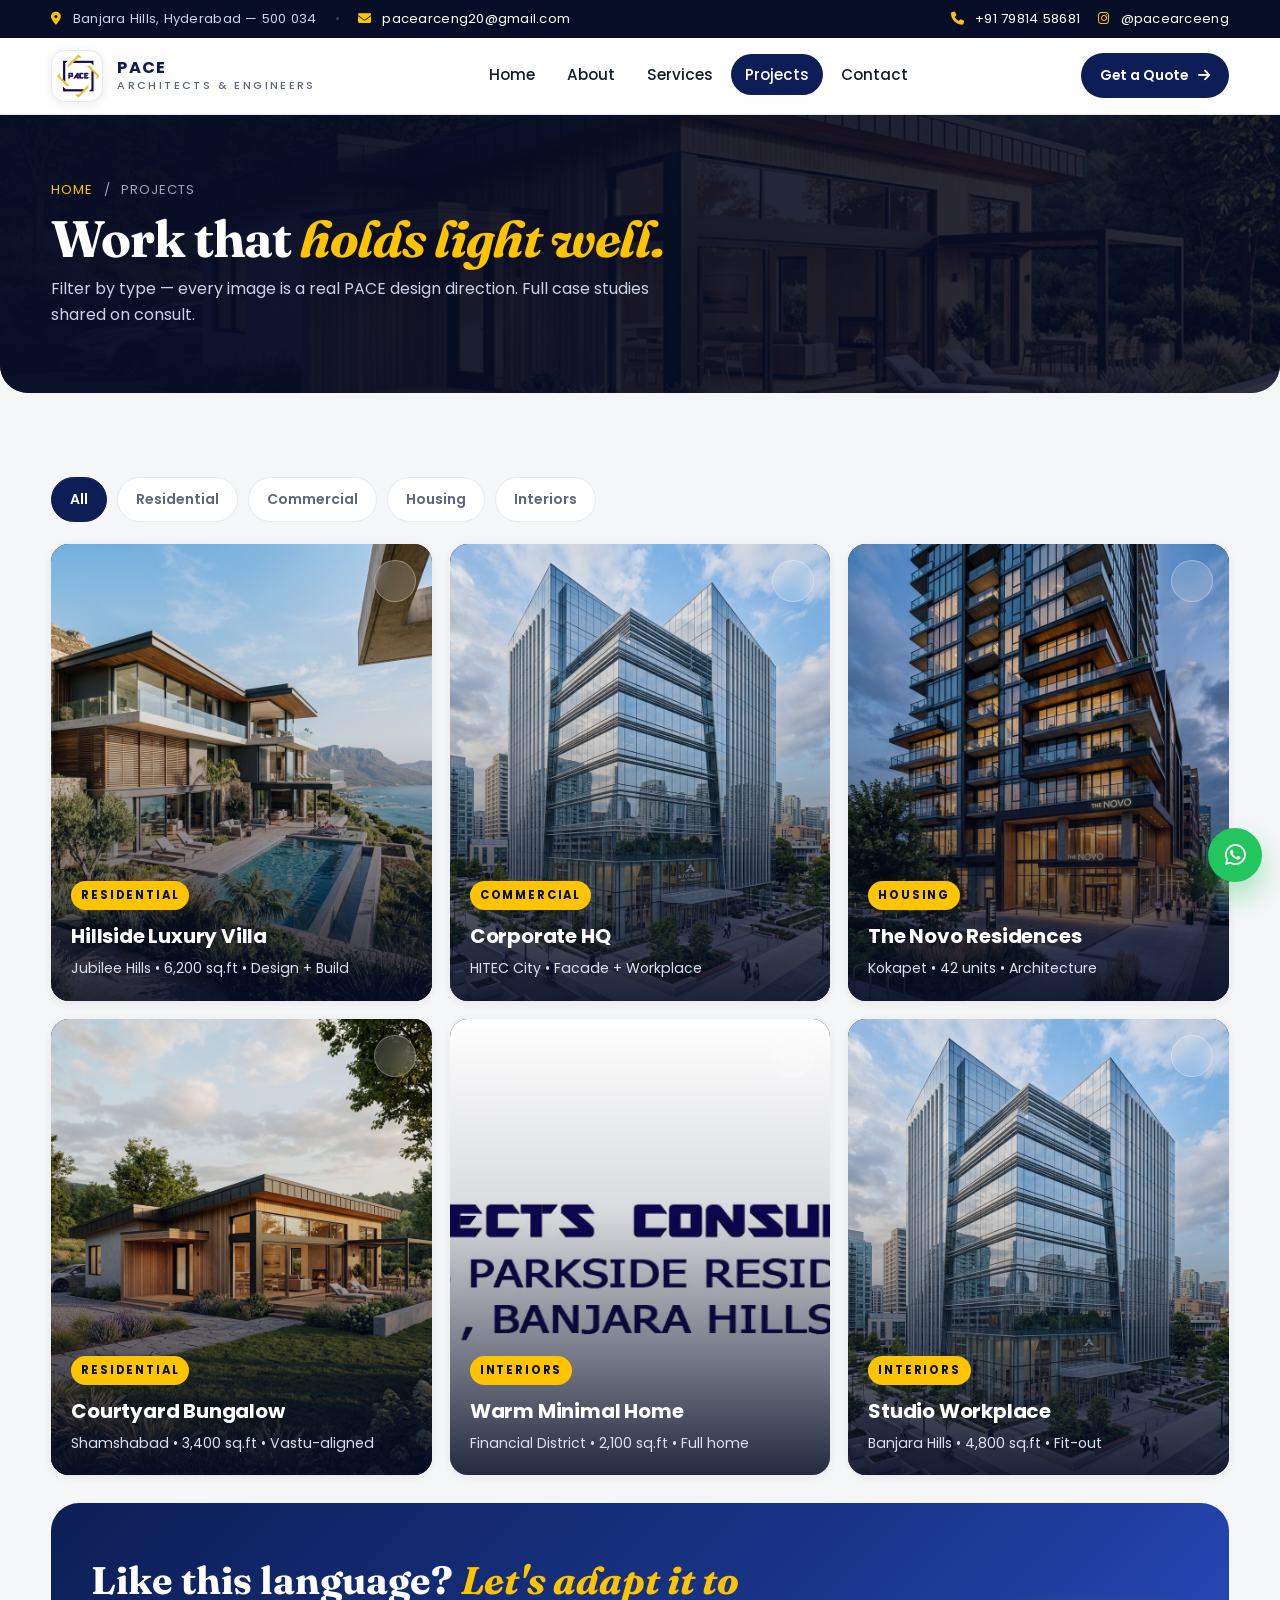
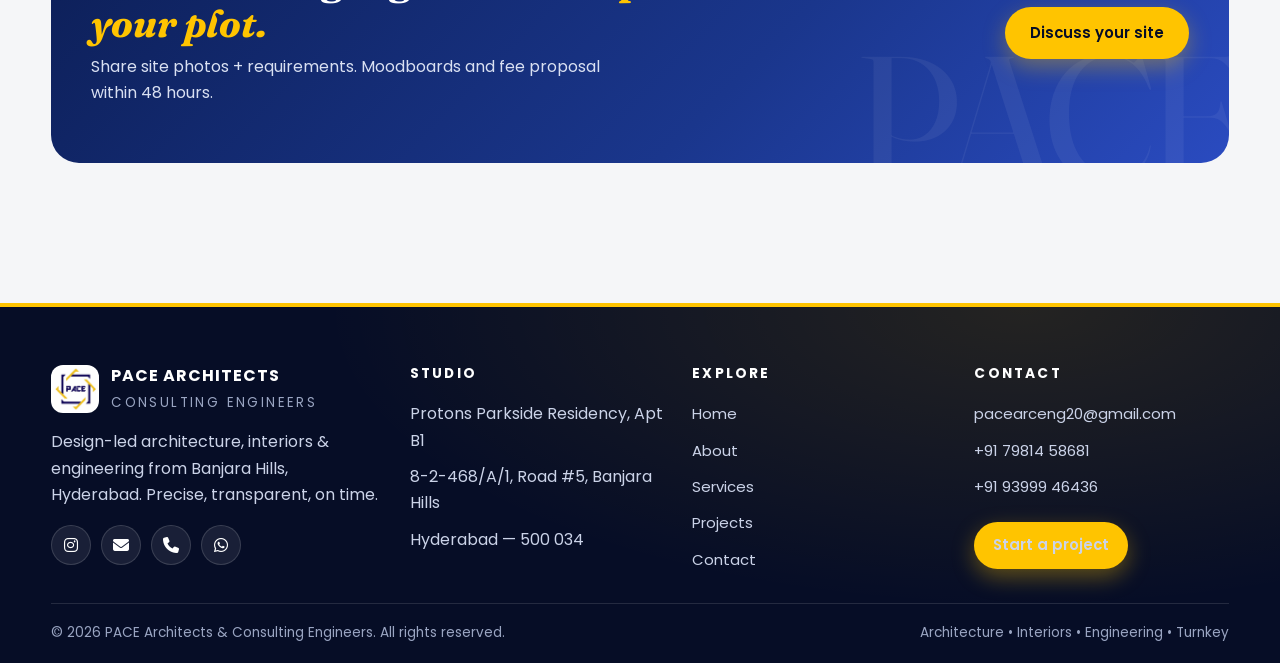
<file: docs/projects.html>
<!DOCTYPE html>
<html lang="en" class="no-js">
<head>
  <meta charset="UTF-8">
  <meta name="viewport" content="width=device-width, initial-scale=1.0">
  <title>Projects — Villas, Homes &amp; Workplaces | PACE Hyderabad</title>
  <meta name="description" content="Selected architecture and interior projects by PACE — villas, apartments, offices across Hyderabad.">
  <meta name="theme-color" content="#060D26">
  <meta property="og:title" content="Projects — Villas, Homes &amp; Workplaces | PACE Hyderabad">
  <meta property="og:description" content="Selected architecture and interior projects by PACE — villas, apartments, offices across Hyderabad.">
  <meta property="og:type" content="website">
  <meta property="og:image" content="https://aifbtelanganastateparty-dotcom.github.io/pacearchitects/assets/images/villa.jpg">
  <link rel="icon" type="image/jpeg" href="assets/images/logo.jpeg">
  <link rel="preconnect" href="https://fonts.googleapis.com">
  <link rel="preconnect" href="https://fonts.gstatic.com" crossorigin>
  <link href="https://fonts.googleapis.com/css2?family=Fraunces:ital,opsz,wght@0,9..144,400;0,9..144,500;0,9..144,600;1,9..144,400;1,9..144,500&family=Poppins:wght@300;400;500;600;700&display=swap" rel="stylesheet">
  <link rel="stylesheet" href="https://cdnjs.cloudflare.com/ajax/libs/font-awesome/6.5.2/css/all.min.css">
  <link rel="stylesheet" href="assets/css/style.css">
</head>
<body>
<a class="skip-link" href="#main">Skip to content</a>
<div class="topbar">
  <div class="container">
    <div class="topbar-left">
      <span><i class="fas fa-location-dot"></i> Banjara Hills, Hyderabad — 500 034</span>
      <span class="dot">•</span>
      <a href="mailto:pacearceng20@gmail.com"><i class="fas fa-envelope"></i> pacearceng20@gmail.com</a>
    </div>
    <div class="topbar-right">
      <a href="tel:+917981458681"><i class="fas fa-phone"></i> +91 79814 58681</a>
      <a href="https://instagram.com/pacearceeng" target="_blank" rel="noopener"><i class="fab fa-instagram"></i> @pacearceeng</a>
    </div>
  </div>
</div>

<header class="site-header">
  <div class="container header-inner">
    <a class="brand" href="index.html" aria-label="PACE home">
      <img class="brand-logo" src="assets/images/logo.jpeg" alt="PACE logo">
      <span class="brand-text"><strong>PACE</strong><span>Architects &amp; Engineers</span></span>
    </a>
    <nav class="main-nav" id="primary-menu" aria-label="Primary">
      <ul class="nav-links">
        <li><a class="" href="index.html">Home</a></li>
        <li><a class="" href="about.html">About</a></li>
        <li><a class="" href="services.html">Services</a></li>
        <li><a class="active" href="projects.html">Projects</a></li>
        <li><a class="" href="contact.html">Contact</a></li>
      </ul>
    </nav>
    <div class="header-cta">
      <a href="contact.html" class="btn btn-navy btn-sm">Get a Quote <i class="fas fa-arrow-right"></i></a>
      <button type="button" class="menu-btn" aria-label="Toggle menu" aria-expanded="false" aria-controls="primary-menu"><span></span><span></span><span></span></button>
    </div>
  </div>
</header>
<main id="main">
<section class="page-hero">
  <div class="page-hero-bg" style="background-image:url('assets/images/bungalow.jpg')"></div>
  <div class="container">
    <div class="crumbs"><a href="index.html">Home</a> &nbsp;/&nbsp; Projects</div>
    <h1>Work that <em>holds light well.</em></h1>
    <p>Filter by type — every image is a real PACE design direction. Full case studies shared on consult.</p>
  </div>
</section>

<section class="section">
  <div class="container">
    <div class="filters reveal">
      <button class="on" data-filter="all">All</button>
      <button data-filter="residential">Residential</button>
      <button data-filter="commercial">Commercial</button>
      <button data-filter="housing">Housing</button>
      <button data-filter="interior">Interiors</button>
    </div>
    <div class="work-grid">
      <article class="work reveal" data-cat="residential"><img src="assets/images/villa.jpg" alt="Luxury villa" loading="lazy" decoding="async"><span class="work-arrow" aria-hidden="true"><i class="fas fa-arrow-up-right"></i></span><div class="work-body"><span class="work-tag">Residential</span><h3>Hillside Luxury Villa</h3><p>Jubilee Hills • 6,200 sq.ft • Design + Build</p></div></article>
      <article class="work reveal reveal-d1" data-cat="commercial"><img src="assets/images/office.jpg" alt="Office tower" loading="lazy" decoding="async"><span class="work-arrow" aria-hidden="true"><i class="fas fa-arrow-up-right"></i></span><div class="work-body"><span class="work-tag">Commercial</span><h3>Corporate HQ</h3><p>HITEC City • Facade + Workplace</p></div></article>
      <article class="work reveal reveal-d2" data-cat="housing"><img src="assets/images/apartment.jpg" alt="Apartment tower" loading="lazy" decoding="async"><span class="work-arrow" aria-hidden="true"><i class="fas fa-arrow-up-right"></i></span><div class="work-body"><span class="work-tag">Housing</span><h3>The Novo Residences</h3><p>Kokapet • 42 units • Architecture</p></div></article>
      <article class="work reveal" data-cat="residential"><img src="assets/images/bungalow.jpg" alt="Courtyard bungalow" loading="lazy" decoding="async"><span class="work-arrow" aria-hidden="true"><i class="fas fa-arrow-up-right"></i></span><div class="work-body"><span class="work-tag">Residential</span><h3>Courtyard Bungalow</h3><p>Shamshabad • 3,400 sq.ft • Vastu-aligned</p></div></article>
      <article class="work reveal reveal-d1" data-cat="interior"><img src="assets/images/banner.jpeg" alt="Warm minimal home interior detail" loading="lazy" decoding="async"><span class="work-arrow" aria-hidden="true"><i class="fas fa-arrow-up-right"></i></span><div class="work-body"><span class="work-tag">Interiors</span><h3>Warm Minimal Home</h3><p>Financial District • 2,100 sq.ft • Full home</p></div></article>
      <article class="work reveal reveal-d2" data-cat="interior"><img src="assets/images/office.jpg" alt="Office interior" loading="lazy" decoding="async"><span class="work-arrow" aria-hidden="true"><i class="fas fa-arrow-up-right"></i></span><div class="work-body"><span class="work-tag">Interiors</span><h3>Studio Workplace</h3><p>Banjara Hills • 4,800 sq.ft • Fit-out</p></div></article>
    </div>
    <div class="cta reveal mt-28">
      <div><h2>Like this language? <em>Let's adapt it to your plot.</em></h2><p>Share site photos + requirements. Moodboards and fee proposal within 48 hours.</p></div>
      <div class="cta-actions"><a href="contact.html" class="btn btn-gold">Discuss your site</a></div>
    </div>
  </div>
</section>

</main>
<footer class="site-footer">
  <div class="container footer-grid">
    <div>
      <div class="footer-brand">
        <img src="assets/images/logo.jpeg" alt="PACE logo">
        <div><strong>PACE ARCHITECTS</strong><br><small class="footer-brand-sub">CONSULTING ENGINEERS</small></div>
      </div>
      <p class="footer-desc">Design-led architecture, interiors &amp; engineering from Banjara Hills, Hyderabad. Precise, transparent, on time.</p>
      <div class="socials">
        <a href="https://instagram.com/pacearceeng" target="_blank" rel="noopener" aria-label="Instagram"><i class="fab fa-instagram"></i></a>
        <a href="mailto:pacearceng20@gmail.com" aria-label="Email"><i class="fas fa-envelope"></i></a>
        <a href="tel:+917981458681" aria-label="Call"><i class="fas fa-phone"></i></a>
        <a href="https://wa.me/917981458681" target="_blank" rel="noopener" aria-label="WhatsApp"><i class="fab fa-whatsapp"></i></a>
      </div>
    </div>
    <div>
      <h4>Studio</h4>
      <ul>
        <li>Protons Parkside Residency, Apt B1</li>
        <li>8-2-468/A/1, Road #5, Banjara Hills</li>
        <li>Hyderabad — 500 034</li>
      </ul>
    </div>
    <div>
      <h4>Explore</h4>
      <ul>
        <li><a href="index.html">Home</a></li>
        <li><a href="about.html">About</a></li>
        <li><a href="services.html">Services</a></li>
        <li><a href="projects.html">Projects</a></li>
        <li><a href="contact.html">Contact</a></li>
      </ul>
    </div>
    <div>
      <h4>Contact</h4>
      <ul>
        <li><a href="mailto:pacearceng20@gmail.com">pacearceng20@gmail.com</a></li>
        <li><a href="tel:+917981458681">+91 79814 58681</a></li>
        <li><a href="tel:+919399946436">+91 93999 46436</a></li>
        <li class="mt-12"><a class="btn btn-gold btn-sm" href="contact.html">Start a project</a></li>
      </ul>
    </div>
  </div>
  <div class="container footer-bottom">
    <span>© <span data-year>2026</span> PACE Architects &amp; Consulting Engineers. All rights reserved.</span>
    <span>Architecture • Interiors • Engineering • Turnkey</span>
  </div>
</footer>

<a class="float-wa" href="https://wa.me/917981458681?text=Hi%20PACE%2C%20I%20have%20a%20project%20enquiry" target="_blank" rel="noopener" aria-label="Chat on WhatsApp"><i class="fab fa-whatsapp"></i></a>
<button type="button" class="to-top" aria-label="Back to top"><i class="fas fa-arrow-up"></i></button>
<script src="assets/js/main.js"></script>
</body>
</html>
</file>
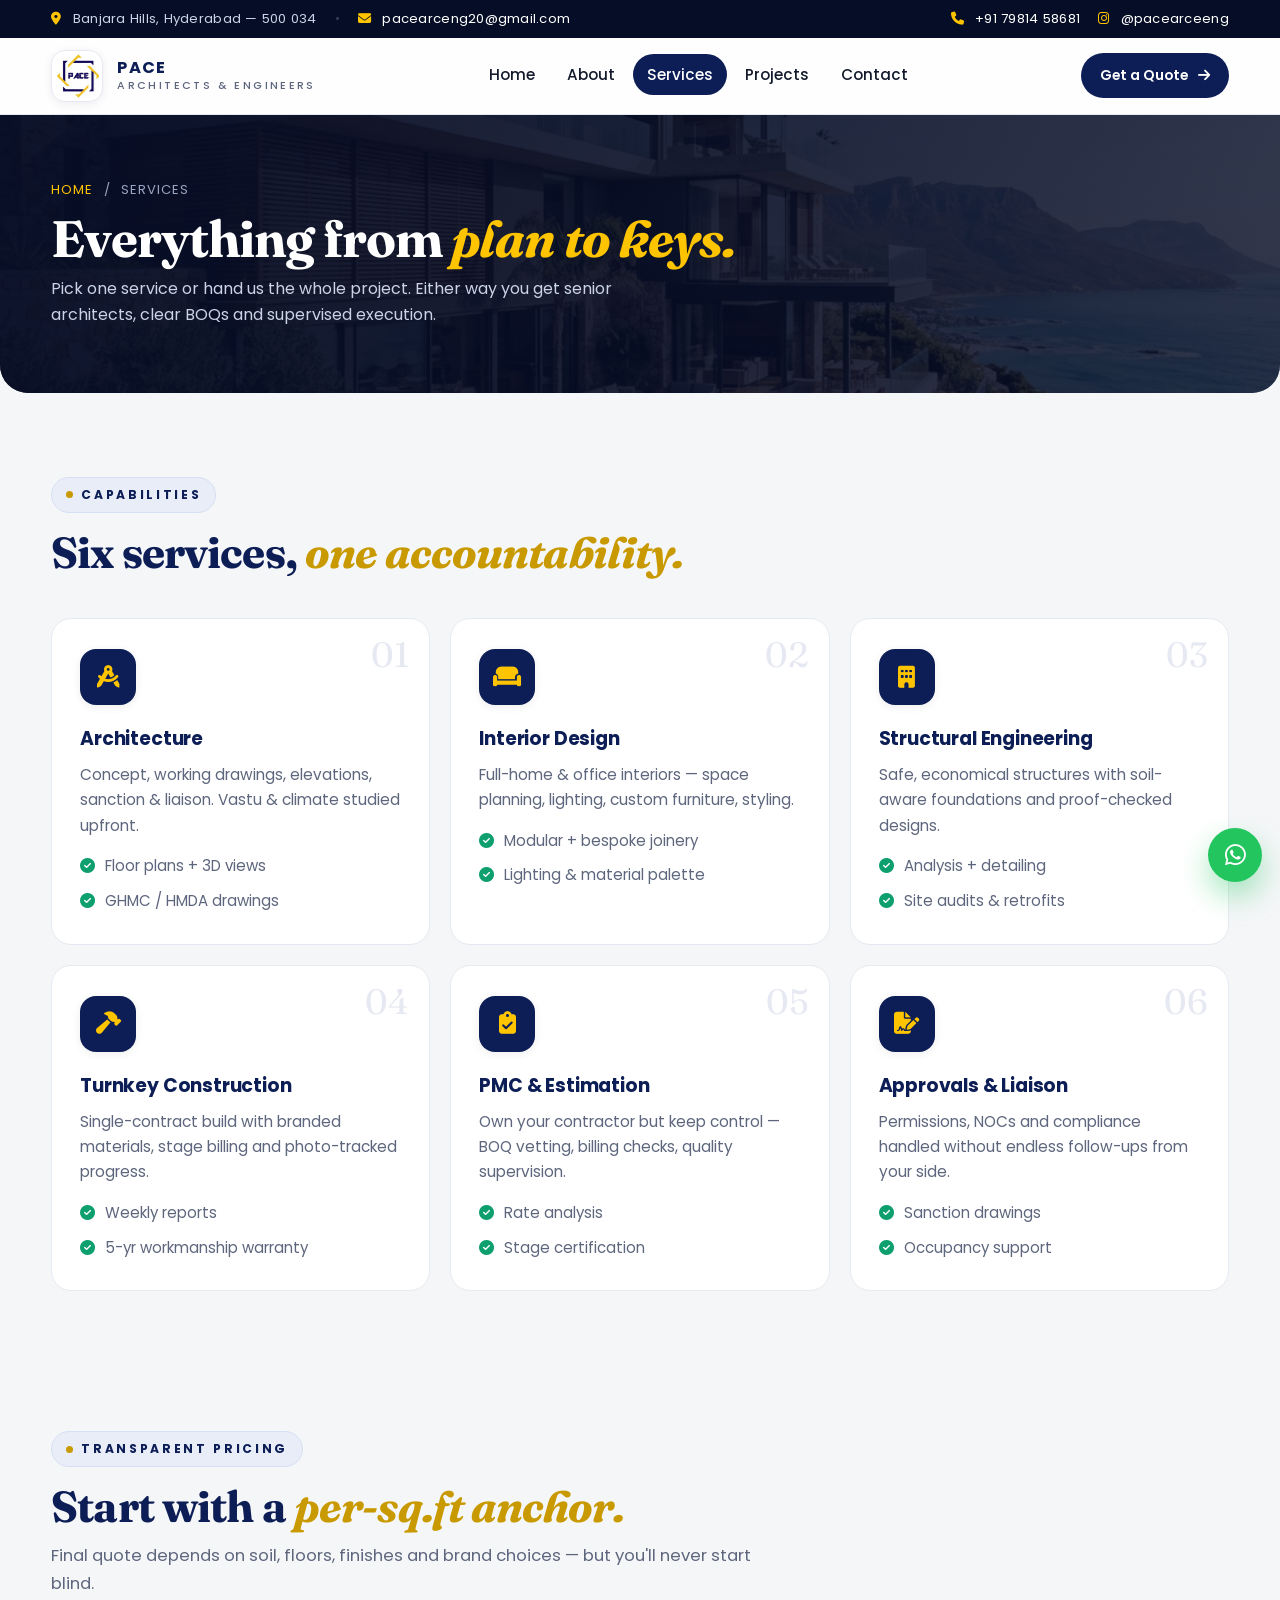
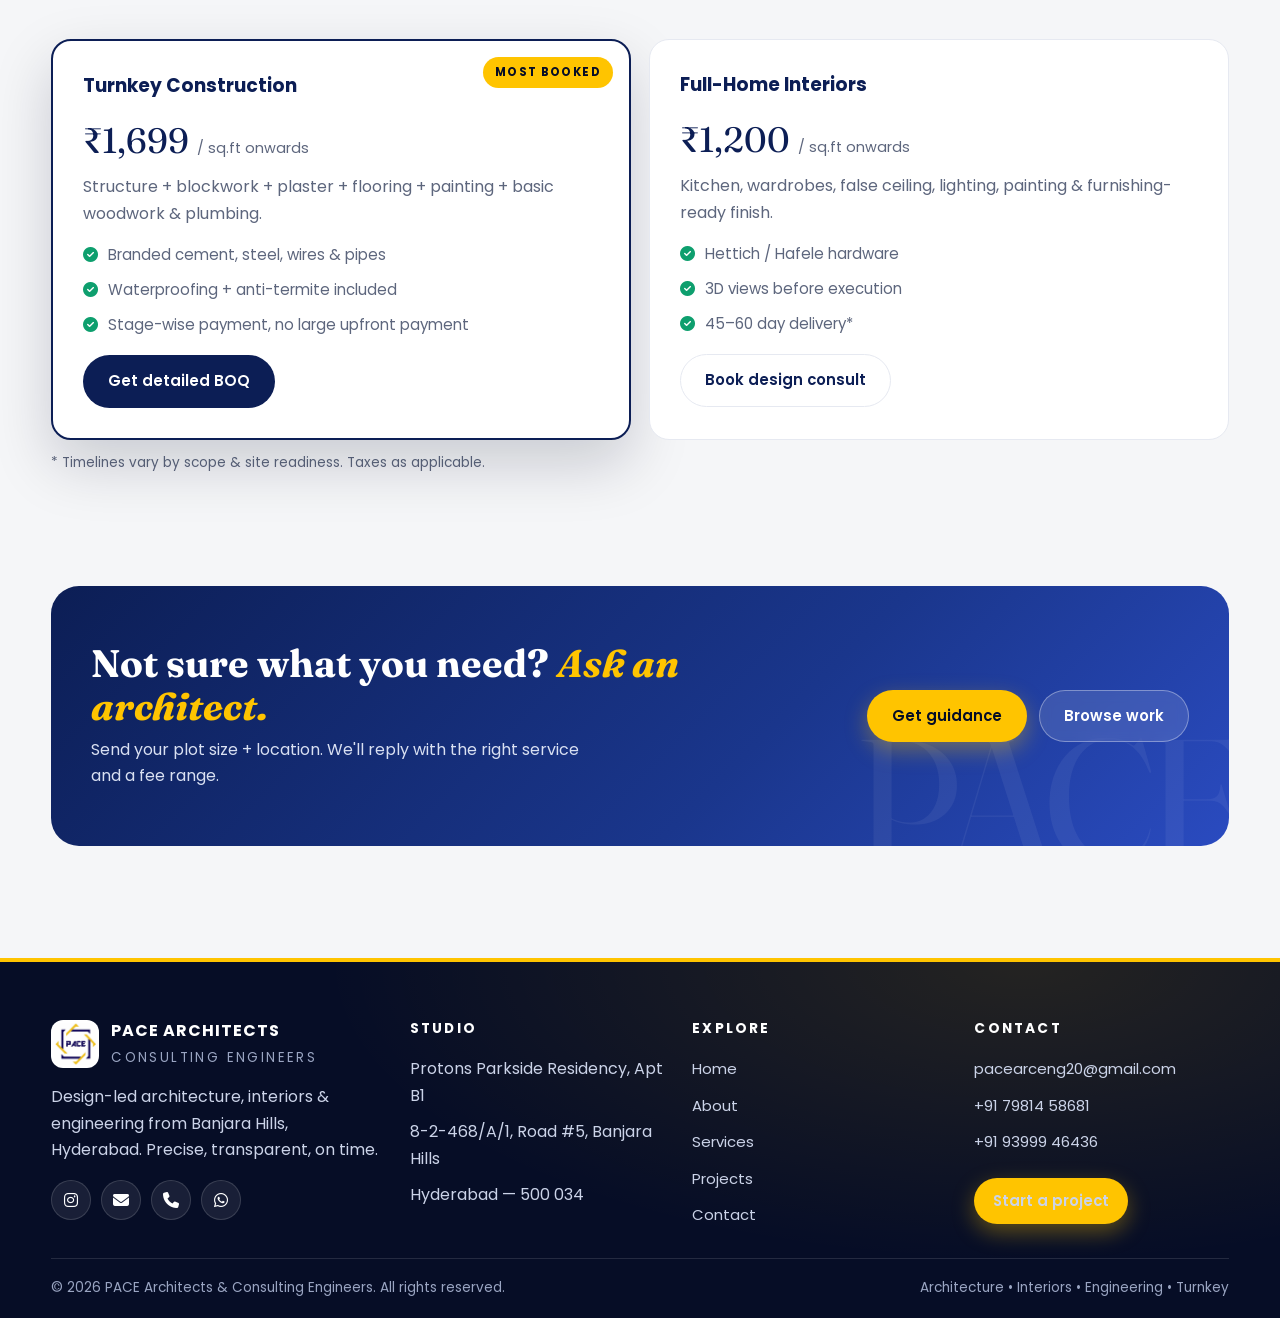
<file: docs/services.html>
<!DOCTYPE html>
<html lang="en" class="no-js">
<head>
  <meta charset="UTF-8">
  <meta name="viewport" content="width=device-width, initial-scale=1.0">
  <title>Services — Architecture, Interiors, Engineering &amp; Turnkey | PACE Hyderabad</title>
  <meta name="description" content="Architecture, interior design, structural engineering, approvals, PMC and turnkey construction in Hyderabad. Transparent per-sq.ft pricing.">
  <meta name="theme-color" content="#060D26">
  <meta property="og:title" content="Services — Architecture, Interiors, Engineering &amp; Turnkey | PACE Hyderabad">
  <meta property="og:description" content="Architecture, interior design, structural engineering, approvals, PMC and turnkey construction in Hyderabad. Transparent per-sq.ft pricing.">
  <meta property="og:type" content="website">
  <meta property="og:image" content="https://aifbtelanganastateparty-dotcom.github.io/pacearchitects/assets/images/villa.jpg">
  <link rel="icon" type="image/jpeg" href="assets/images/logo.jpeg">
  <link rel="preconnect" href="https://fonts.googleapis.com">
  <link rel="preconnect" href="https://fonts.gstatic.com" crossorigin>
  <link href="https://fonts.googleapis.com/css2?family=Fraunces:ital,opsz,wght@0,9..144,400;0,9..144,500;0,9..144,600;1,9..144,400;1,9..144,500&family=Poppins:wght@300;400;500;600;700&display=swap" rel="stylesheet">
  <link rel="stylesheet" href="https://cdnjs.cloudflare.com/ajax/libs/font-awesome/6.5.2/css/all.min.css">
  <link rel="stylesheet" href="assets/css/style.css">
</head>
<body>
<a class="skip-link" href="#main">Skip to content</a>
<div class="topbar">
  <div class="container">
    <div class="topbar-left">
      <span><i class="fas fa-location-dot"></i> Banjara Hills, Hyderabad — 500 034</span>
      <span class="dot">•</span>
      <a href="mailto:pacearceng20@gmail.com"><i class="fas fa-envelope"></i> pacearceng20@gmail.com</a>
    </div>
    <div class="topbar-right">
      <a href="tel:+917981458681"><i class="fas fa-phone"></i> +91 79814 58681</a>
      <a href="https://instagram.com/pacearceeng" target="_blank" rel="noopener"><i class="fab fa-instagram"></i> @pacearceeng</a>
    </div>
  </div>
</div>

<header class="site-header">
  <div class="container header-inner">
    <a class="brand" href="index.html" aria-label="PACE home">
      <img class="brand-logo" src="assets/images/logo.jpeg" alt="PACE logo">
      <span class="brand-text"><strong>PACE</strong><span>Architects &amp; Engineers</span></span>
    </a>
    <nav class="main-nav" id="primary-menu" aria-label="Primary">
      <ul class="nav-links">
        <li><a class="" href="index.html">Home</a></li>
        <li><a class="" href="about.html">About</a></li>
        <li><a class="active" href="services.html">Services</a></li>
        <li><a class="" href="projects.html">Projects</a></li>
        <li><a class="" href="contact.html">Contact</a></li>
      </ul>
    </nav>
    <div class="header-cta">
      <a href="contact.html" class="btn btn-navy btn-sm">Get a Quote <i class="fas fa-arrow-right"></i></a>
      <button type="button" class="menu-btn" aria-label="Toggle menu" aria-expanded="false" aria-controls="primary-menu"><span></span><span></span><span></span></button>
    </div>
  </div>
</header>
<main id="main">
<section class="page-hero">
  <div class="page-hero-bg" style="background-image:url('assets/images/villa.jpg')"></div>
  <div class="container">
    <div class="crumbs"><a href="index.html">Home</a> &nbsp;/&nbsp; Services</div>
    <h1>Everything from <em>plan to keys.</em></h1>
    <p>Pick one service or hand us the whole project. Either way you get senior architects, clear BOQs and supervised execution.</p>
  </div>
</section>

<section class="section">
  <div class="container">
    <div class="section-head reveal"><span class="eyebrow">Capabilities</span><h2>Six services, <em>one accountability.</em></h2></div>
    <div class="grid-3">
      <div class="svc reveal"><span class="svc-num">01</span><div class="svc-icon"><i class="fas fa-drafting-compass"></i></div><h3>Architecture</h3><p>Concept, working drawings, elevations, sanction &amp; liaison. Vastu &amp; climate studied upfront.</p><ul class="check-list"><li><i class="fas fa-circle-check"></i> Floor plans + 3D views</li><li><i class="fas fa-circle-check"></i> GHMC / HMDA drawings</li></ul></div>
      <div class="svc reveal reveal-d1"><span class="svc-num">02</span><div class="svc-icon"><i class="fas fa-couch"></i></div><h3>Interior Design</h3><p>Full-home &amp; office interiors — space planning, lighting, custom furniture, styling.</p><ul class="check-list"><li><i class="fas fa-circle-check"></i> Modular + bespoke joinery</li><li><i class="fas fa-circle-check"></i> Lighting &amp; material palette</li></ul></div>
      <div class="svc reveal reveal-d2"><span class="svc-num">03</span><div class="svc-icon"><i class="fas fa-building"></i></div><h3>Structural Engineering</h3><p>Safe, economical structures with soil-aware foundations and proof-checked designs.</p><ul class="check-list"><li><i class="fas fa-circle-check"></i> Analysis + detailing</li><li><i class="fas fa-circle-check"></i> Site audits &amp; retrofits</li></ul></div>
      <div class="svc reveal"><span class="svc-num">04</span><div class="svc-icon"><i class="fas fa-hammer"></i></div><h3>Turnkey Construction</h3><p>Single-contract build with branded materials, stage billing and photo-tracked progress.</p><ul class="check-list"><li><i class="fas fa-circle-check"></i> Weekly reports</li><li><i class="fas fa-circle-check"></i> 5-yr workmanship warranty</li></ul></div>
      <div class="svc reveal reveal-d1"><span class="svc-num">05</span><div class="svc-icon"><i class="fas fa-clipboard-check"></i></div><h3>PMC &amp; Estimation</h3><p>Own your contractor but keep control — BOQ vetting, billing checks, quality supervision.</p><ul class="check-list"><li><i class="fas fa-circle-check"></i> Rate analysis</li><li><i class="fas fa-circle-check"></i> Stage certification</li></ul></div>
      <div class="svc reveal reveal-d2"><span class="svc-num">06</span><div class="svc-icon"><i class="fas fa-file-signature"></i></div><h3>Approvals &amp; Liaison</h3><p>Permissions, NOCs and compliance handled without endless follow-ups from your side.</p><ul class="check-list"><li><i class="fas fa-circle-check"></i> Sanction drawings</li><li><i class="fas fa-circle-check"></i> Occupancy support</li></ul></div>
    </div>
  </div>
</section>

<section class="section-tight">
  <div class="container">
    <div class="section-head reveal"><span class="eyebrow">Transparent pricing</span><h2>Start with a <em>per-sq.ft anchor.</em></h2><p>Final quote depends on soil, floors, finishes and brand choices — but you'll never start blind.</p></div>
    <div class="price-table">
      <div class="plan feat reveal"><span class="plan-flag">Most booked</span><h3>Turnkey Construction</h3><div class="rate">₹1,699 <small>/ sq.ft onwards</small></div><p class="muted-text">Structure + blockwork + plaster + flooring + painting + basic woodwork &amp; plumbing.</p><ul class="check-list"><li><i class="fas fa-circle-check"></i> Branded cement, steel, wires &amp; pipes</li><li><i class="fas fa-circle-check"></i> Waterproofing + anti-termite included</li><li><i class="fas fa-circle-check"></i> Stage-wise payment, no large upfront payment</li></ul><div class="mt-18"><a href="contact.html" class="btn btn-navy">Get detailed BOQ</a></div></div>
      <div class="plan reveal reveal-d1"><h3>Full-Home Interiors</h3><div class="rate">₹1,200 <small>/ sq.ft onwards</small></div><p class="muted-text">Kitchen, wardrobes, false ceiling, lighting, painting &amp; furnishing-ready finish.</p><ul class="check-list"><li><i class="fas fa-circle-check"></i> Hettich / Hafele hardware</li><li><i class="fas fa-circle-check"></i> 3D views before execution</li><li><i class="fas fa-circle-check"></i> 45–60 day delivery*</li></ul><div class="mt-18"><a href="contact.html" class="btn btn-outline">Book design consult</a></div></div>
    </div>
    <p class="small-note mt-12">* Timelines vary by scope &amp; site readiness. Taxes as applicable.</p>
  </div>
</section>

<section class="section-tight">
  <div class="container"><div class="cta reveal">
    <div><h2>Not sure what you need? <em>Ask an architect.</em></h2><p>Send your plot size + location. We'll reply with the right service and a fee range.</p></div>
    <div class="cta-actions"><a href="contact.html" class="btn btn-gold">Get guidance</a><a href="projects.html" class="btn btn-ghost">Browse work</a></div>
  </div></div>
</section>

</main>
<footer class="site-footer">
  <div class="container footer-grid">
    <div>
      <div class="footer-brand">
        <img src="assets/images/logo.jpeg" alt="PACE logo">
        <div><strong>PACE ARCHITECTS</strong><br><small class="footer-brand-sub">CONSULTING ENGINEERS</small></div>
      </div>
      <p class="footer-desc">Design-led architecture, interiors &amp; engineering from Banjara Hills, Hyderabad. Precise, transparent, on time.</p>
      <div class="socials">
        <a href="https://instagram.com/pacearceeng" target="_blank" rel="noopener" aria-label="Instagram"><i class="fab fa-instagram"></i></a>
        <a href="mailto:pacearceng20@gmail.com" aria-label="Email"><i class="fas fa-envelope"></i></a>
        <a href="tel:+917981458681" aria-label="Call"><i class="fas fa-phone"></i></a>
        <a href="https://wa.me/917981458681" target="_blank" rel="noopener" aria-label="WhatsApp"><i class="fab fa-whatsapp"></i></a>
      </div>
    </div>
    <div>
      <h4>Studio</h4>
      <ul>
        <li>Protons Parkside Residency, Apt B1</li>
        <li>8-2-468/A/1, Road #5, Banjara Hills</li>
        <li>Hyderabad — 500 034</li>
      </ul>
    </div>
    <div>
      <h4>Explore</h4>
      <ul>
        <li><a href="index.html">Home</a></li>
        <li><a href="about.html">About</a></li>
        <li><a href="services.html">Services</a></li>
        <li><a href="projects.html">Projects</a></li>
        <li><a href="contact.html">Contact</a></li>
      </ul>
    </div>
    <div>
      <h4>Contact</h4>
      <ul>
        <li><a href="mailto:pacearceng20@gmail.com">pacearceng20@gmail.com</a></li>
        <li><a href="tel:+917981458681">+91 79814 58681</a></li>
        <li><a href="tel:+919399946436">+91 93999 46436</a></li>
        <li class="mt-12"><a class="btn btn-gold btn-sm" href="contact.html">Start a project</a></li>
      </ul>
    </div>
  </div>
  <div class="container footer-bottom">
    <span>© <span data-year>2026</span> PACE Architects &amp; Consulting Engineers. All rights reserved.</span>
    <span>Architecture • Interiors • Engineering • Turnkey</span>
  </div>
</footer>

<a class="float-wa" href="https://wa.me/917981458681?text=Hi%20PACE%2C%20I%20have%20a%20project%20enquiry" target="_blank" rel="noopener" aria-label="Chat on WhatsApp"><i class="fab fa-whatsapp"></i></a>
<button type="button" class="to-top" aria-label="Back to top"><i class="fas fa-arrow-up"></i></button>
<script src="assets/js/main.js"></script>
</body>
</html>
</file>
<file: docs/assets/css/style.css>
/* ============================================================
   PACE Architects — Refined Design System v2
   Premium, calm, architectural. Navy + Gold + Warm neutrals.
   ============================================================ */
:root{
  --navy-950:#060D26;
  --navy:#0C1E55;
  --navy-600:#1A368C;
  --navy-100:#E8EDF8;
  --gold:#FFC400;
  --gold-dark:#C99900;
  --gold-soft:#FFF6D6;
  --ink:#131A2B;
  --muted:#5D667D;
  --muted-2:#8A93A9;
  --line:#E6E9F1;
  --bg:#F5F6F8;
  --card:#FFFFFF;
  --white:#FFFFFF;
  --radius:20px;
  --radius-sm:12px;
  --shadow-sm:0 2px 10px rgba(6,13,38,.07);
  --shadow:0 10px 30px rgba(6,13,38,.10);
  --shadow-lg:0 24px 60px rgba(6,13,38,.18);
  --font-body:'Poppins',system-ui,-apple-system,Segoe UI,Roboto,sans-serif;
  --font-display:'Fraunces',Georgia,serif;
  --header-h:76px;
  --container:1200px;
  --ease:cubic-bezier(.22,1,.36,1);
}
*{margin:0;padding:0;box-sizing:border-box}
html{scroll-behavior:smooth}
body{
  font-family:var(--font-body);
  color:var(--ink);
  background:var(--bg);
  line-height:1.65;
  -webkit-font-smoothing:antialiased;
  overflow-x:hidden;
}
img{max-width:100%;display:block}
a{color:inherit}
.container{width:min(92%,var(--container));margin-inline:auto}
::selection{background:var(--gold);color:var(--navy-950)}

/* ---------- Topbar ---------- */
.topbar{
  background:var(--navy-950);color:#CBD3E8;
  font-size:.82rem;letter-spacing:.02em;
}
.topbar .container{display:flex;justify-content:space-between;align-items:center;padding:8px 0;gap:16px}
.topbar a{color:#fff;text-decoration:none}
.topbar-left,.topbar-right{display:flex;align-items:center;gap:18px}
.topbar i{color:var(--gold);margin-right:7px}
.topbar .dot{opacity:.25}
/* Keep contact info reachable on mobile: condensed single row */
@media(max-width:820px){
  .topbar{font-size:.78rem}
  .topbar .container{padding:7px 0;gap:10px}
  .topbar-left span:first-child,.topbar .dot{display:none}
  .topbar-left,.topbar-right{gap:12px}
}

/* ---------- Skip link (a11y) ---------- */
.skip-link{
  position:absolute;left:-9999px;top:0;z-index:300;
  background:var(--navy);color:#fff;text-decoration:none;
  padding:10px 18px;border-radius:0 0 12px 0;font-weight:600;font-size:.9rem;
}
.skip-link:focus{left:0}

/* ---------- Header ---------- */
.site-header{
  position:sticky;top:0;z-index:100;
  background:rgba(255,255,255,.86);
  backdrop-filter:blur(16px) saturate(1.4);
  -webkit-backdrop-filter:blur(16px) saturate(1.4);
  border-bottom:1px solid var(--line);
  transition:box-shadow .3s ease;
}
.site-header.scrolled{box-shadow:var(--shadow)}
.header-inner{
  height:var(--header-h);
  display:flex;align-items:center;justify-content:space-between;gap:20px;
}
.brand{display:flex;align-items:center;gap:14px;text-decoration:none}
.brand-logo{
  width:52px;height:52px;border-radius:14px;object-fit:cover;
  background:#fff;padding:3px;border:1px solid var(--line);
  box-shadow:var(--shadow-sm);
}
.brand-text{display:flex;flex-direction:column;line-height:1.1}
.brand-text strong{font-size:1.02rem;font-weight:700;letter-spacing:.08em;color:var(--navy)}
.brand-text span{font-size:.68rem;letter-spacing:.22em;text-transform:uppercase;color:var(--muted);font-weight:500;margin-top:3px}
.main-nav{display:flex;align-items:center;gap:6px}
.nav-links{display:flex;align-items:center;gap:4px;list-style:none}
.nav-links a{
  text-decoration:none;font-weight:500;font-size:.95rem;color:var(--ink);
  padding:10px 14px;border-radius:999px;position:relative;transition:.25s;
}
.nav-links a:hover{background:var(--navy-100);color:var(--navy)}
.nav-links a.active{background:var(--navy);color:#fff}
.header-cta{display:flex;align-items:center;gap:12px}
.btn{
  display:inline-flex;align-items:center;justify-content:center;gap:10px;
  padding:13px 24px;border-radius:999px;font-weight:600;font-size:.93rem;
  text-decoration:none;border:1px solid transparent;cursor:pointer;
  transition:transform .25s var(--ease),box-shadow .25s,background .25s;
  white-space:nowrap;
}
.btn:active{transform:scale(.98)}
.btn-gold{background:var(--gold);color:var(--navy-950);box-shadow:0 8px 22px rgba(255,196,0,.35)}
.btn-gold:hover{transform:translateY(-2px);box-shadow:0 14px 30px rgba(255,196,0,.45);background:#FFD02E}
.btn-navy{background:var(--navy);color:#fff}
.btn-navy:hover{transform:translateY(-2px);background:var(--navy-600);box-shadow:var(--shadow)}
.btn-ghost{background:rgba(255,255,255,.12);color:#fff;border-color:rgba(255,255,255,.35);backdrop-filter:blur(6px)}
.btn-ghost:hover{background:#fff;color:var(--navy);transform:translateY(-2px)}
.btn-outline{background:#fff;border-color:var(--line);color:var(--navy)}
.btn-outline:hover{border-color:var(--navy);transform:translateY(-2px)}
.btn-sm{padding:10px 18px;font-size:.87rem}
.menu-btn{
  display:none;width:46px;height:46px;border-radius:12px;border:1px solid var(--line);
  background:#fff;cursor:pointer;flex-direction:column;align-items:center;justify-content:center;gap:5px;
}
.menu-btn span{width:20px;height:2px;background:var(--navy);border-radius:2px;transition:.3s}
.menu-btn.open span:nth-child(1){transform:translateY(7px) rotate(45deg)}
.menu-btn.open span:nth-child(2){opacity:0}
.menu-btn.open span:nth-child(3){transform:translateY(-7px) rotate(-45deg)}
@media(max-width:960px){
  .menu-btn{display:flex}
  .header-cta .btn{display:none}
  .main-nav{
    position:fixed;inset:var(--header-h) 0 auto 0;background:#fff;z-index:99;
    border-bottom:1px solid var(--line);padding:12px 4%;
    transform:translateY(-12px);opacity:0;pointer-events:none;transition:.3s;
    box-shadow:var(--shadow-lg);
  }
  .main-nav.open{transform:none;opacity:1;pointer-events:auto}
  .nav-links{flex-direction:column;align-items:stretch;width:100%}
  .nav-links a{display:block;padding:14px 16px}
}

/* ---------- Hero ---------- */
.hero{
  position:relative;min-height:88vh;display:flex;align-items:center;
  color:#fff;overflow:hidden;background:var(--navy-950);
  border-radius:0 0 32px 32px;
}
.hero-bg{position:absolute;inset:0;transition:opacity 1.2s ease;opacity:1;background-size:cover;background-position:center}
.hero-bg.fading{opacity:0}
.hero::after{
  content:'';position:absolute;inset:0;
  background:
    linear-gradient(90deg,rgba(6,13,38,.88) 0%,rgba(6,13,38,.62) 48%,rgba(6,13,38,.22) 100%),
    linear-gradient(0deg,rgba(6,13,38,.55) 0%,transparent 55%);
}
.hero-inner{position:relative;z-index:2;padding:72px 0 88px;width:min(92%,var(--container));margin-inline:auto}
.hero-badge{
  display:inline-flex;align-items:center;gap:10px;
  background:rgba(255,255,255,.12);border:1px solid rgba(255,255,255,.22);
  backdrop-filter:blur(10px);padding:8px 14px 8px 8px;border-radius:999px;
  font-size:.82rem;letter-spacing:.12em;text-transform:uppercase;font-weight:600;
  margin-bottom:22px;
}
.hero-badge .pulse{width:30px;height:30px;border-radius:999px;background:var(--gold);color:var(--navy-950);display:grid;place-items:center;font-size:.9rem}
.hero h1{
  font-family:var(--font-display);font-weight:600;
  font-size:clamp(2.6rem,5.6vw,4.6rem);line-height:1.02;letter-spacing:-.02em;
  max-width:14ch;margin-bottom:18px;
}
.hero h1 em{font-style:italic;color:var(--gold);font-weight:500}
.hero p.lead{max-width:56ch;color:#D9E0F2;font-size:clamp(1rem,1.5vw,1.18rem);margin-bottom:30px}
.hero-actions{display:flex;gap:14px;flex-wrap:wrap;margin-bottom:36px}
.hero-meta{display:flex;gap:12px;flex-wrap:wrap}
.hero-chip{
  display:flex;align-items:center;gap:12px;
  background:rgba(255,255,255,.10);border:1px solid rgba(255,255,255,.18);
  backdrop-filter:blur(12px);border-radius:16px;padding:12px 16px;min-width:210px;
}
.hero-chip i{width:40px;height:40px;border-radius:12px;display:grid;place-items:center;background:var(--gold);color:var(--navy-950)}
.hero-chip strong{display:block;font-size:.95rem;line-height:1.2}
.hero-chip small{color:#CBD3E8;font-size:.82rem}
.hero-dots{position:absolute;z-index:3;right:4%;bottom:28px;display:flex;gap:8px}
.hero-dots button{width:28px;height:4px;border-radius:999px;border:0;background:rgba(255,255,255,.3);cursor:pointer;transition:.3s}
.hero-dots button.on{background:var(--gold);width:42px}
.hero-scroll{position:absolute;left:4%;bottom:24px;z-index:3;color:#CBD3E8;font-size:.78rem;letter-spacing:.2em;text-transform:uppercase;display:flex;align-items:center;gap:10px}
.hero-scroll::after{content:'';width:48px;height:1px;background:rgba(255,255,255,.4)}
@media(max-width:700px){
  .hero{border-radius:0 0 20px 20px;min-height:92vh}
  .hero-meta{flex-direction:column}
  .hero-chip{min-width:0}
  .hero-scroll{display:none}
}

/* ---------- Price strip ---------- */
.price-strip{margin-top:-38px;position:relative;z-index:5}
.price-grid{display:grid;grid-template-columns:1fr 1fr;gap:16px}
.price-card{
  background:#fff;border:1px solid var(--line);border-radius:var(--radius);
  padding:20px 22px;display:flex;align-items:center;gap:16px;box-shadow:var(--shadow);
  text-decoration:none;color:inherit;transition:transform .3s var(--ease),box-shadow .3s,border-color .3s;
}
a.price-card:hover{transform:translateY(-4px);box-shadow:var(--shadow-lg);border-color:#D6DFF3}
a.price-card:focus-visible{outline:3px solid var(--gold);outline-offset:3px}
.price-icon{width:54px;height:54px;border-radius:16px;display:grid;place-items:center;font-size:1.35rem;flex-shrink:0}
.price-icon.gold{background:var(--navy);color:var(--gold)}
.price-icon.navy{background:var(--gold-soft);color:var(--navy);border:1px solid #F0D97A}
.price-card small{color:var(--muted);font-size:.82rem;letter-spacing:.06em;text-transform:uppercase;font-weight:600}
.price-card strong{font-size:1.35rem;color:var(--navy);letter-spacing:-.02em}
.price-card p{font-size:.86rem;color:var(--muted)}
@media(max-width:700px){.price-grid{grid-template-columns:1fr}}

/* ---------- Sections ---------- */
.section{padding:84px 0}
.section-tight{padding:56px 0}
.eyebrow{
  display:inline-flex;align-items:center;gap:8px;
  font-size:.76rem;font-weight:700;letter-spacing:.22em;text-transform:uppercase;
  color:var(--navy);background:var(--navy-100);border:1px solid #D6DFF3;
  padding:7px 14px;border-radius:999px;margin-bottom:16px;
}
.eyebrow::before{content:'';width:7px;height:7px;border-radius:99px;background:var(--gold-dark)}
.section-head{max-width:720px;margin-bottom:42px}
.section-head.center{margin-inline:auto;text-align:center}
.section-head h2{font-family:var(--font-display);font-size:clamp(1.9rem,3.4vw,2.9rem);line-height:1.08;letter-spacing:-.02em;color:var(--navy);margin-bottom:12px}
.section-head h2 em{font-style:italic;color:var(--gold-dark)}
.section-head p{color:var(--muted);font-size:1.04rem}
.section-head.center p{margin-inline:auto}
.on-dark .section-head h2{color:#fff}
.on-dark .section-head p{color:#CBD3E8}
.on-dark .eyebrow{background:rgba(255,255,255,.1);border-color:rgba(255,255,255,.2);color:var(--gold)}

/* ---------- Cards ---------- */
.grid-3{display:grid;grid-template-columns:repeat(3,1fr);gap:20px}
.grid-2{display:grid;grid-template-columns:repeat(2,1fr);gap:20px}
@media(max-width:900px){.grid-3{grid-template-columns:1fr}.grid-2{grid-template-columns:1fr}}
.svc{
  background:var(--card);border:1px solid var(--line);border-radius:var(--radius);
  padding:30px 28px;position:relative;overflow:hidden;transition:transform .35s var(--ease),box-shadow .35s,border-color .35s;
}
.svc::after{content:'';position:absolute;inset:auto -30% -55% -30%;height:220px;background:radial-gradient(closest-side,rgba(255,196,0,.22),transparent);opacity:0;transition:.4s}
.svc:hover{transform:translateY(-8px);box-shadow:var(--shadow-lg);border-color:#D6DFF3}
.svc:hover::after{opacity:1}
.svc-icon{width:56px;height:56px;border-radius:16px;display:grid;place-items:center;font-size:1.4rem;background:var(--navy);color:var(--gold);margin-bottom:18px;box-shadow:var(--shadow-sm)}
.svc h3{color:var(--navy);font-size:1.18rem;margin-bottom:8px;letter-spacing:-.01em}
.svc p{color:var(--muted);font-size:.96rem;margin-bottom:16px}
.svc a.link{font-weight:600;font-size:.9rem;color:var(--navy);text-decoration:none;display:inline-flex;align-items:center;gap:8px}
.svc a.link i{transition:.25s}
.svc a.link:hover{color:var(--gold-dark)}
.svc a.link:hover i{transform:translateX(4px)}
.svc-num{position:absolute;top:18px;right:20px;font-family:var(--font-display);font-size:2.2rem;color:var(--line);line-height:1}
/* Static info cards (no hover affordance) */
.svc--static:hover{transform:none;box-shadow:var(--shadow-sm);border-color:var(--line)}
.svc--static:hover::after{opacity:0}

/* feature list */
.check-list{list-style:none;display:grid;gap:10px;margin-top:16px}
.check-list li{display:flex;gap:10px;align-items:flex-start;color:var(--muted);font-size:.94rem}
.check-list i{color:#0E9F6E;margin-top:4px}

/* ---------- Split ---------- */
.split{display:grid;grid-template-columns:1.05fr .95fr;gap:36px;align-items:center}
@media(max-width:900px){.split{grid-template-columns:1fr}}
.split-media{position:relative}
.split-media img.main{border-radius:24px;box-shadow:var(--shadow-lg);aspect-ratio:4/4.6;object-fit:cover;width:100%}
.split-media img.small{position:absolute;right:-16px;bottom:-18px;width:46%;border-radius:18px;border:6px solid #fff;box-shadow:var(--shadow-lg);aspect-ratio:1/1;object-fit:cover}
.exp-badge{
  position:absolute;left:-14px;top:22px;background:var(--navy);color:#fff;
  border-radius:16px;padding:14px 18px;box-shadow:var(--shadow-lg);border:1px solid rgba(255,255,255,.15);
}
.exp-badge strong{font-family:var(--font-display);font-size:1.8rem;color:var(--gold);line-height:1}
.exp-badge small{font-size:.78rem;letter-spacing:.12em;text-transform:uppercase;color:#CBD3E8}
.stat-row{display:grid;grid-template-columns:repeat(3,1fr);gap:14px;margin-top:26px}
.stat{background:#fff;border:1px solid var(--line);border-radius:16px;padding:16px;text-align:center}
.stat strong{font-size:1.5rem;color:var(--navy);display:block;letter-spacing:-.02em}
.stat span{font-size:.82rem;color:var(--muted)}
@media(max-width:560px){.stat-row{grid-template-columns:1fr 1fr}.exp-badge{left:10px}.split-media img.small{right:10px;bottom:-14px;width:52%}}
@media(max-width:700px){
  .split-media img.small{right:8px;bottom:-12px}
  .price-card{flex-wrap:wrap}
}

/* ---------- Portfolio ---------- */
.work-grid{display:grid;grid-template-columns:repeat(3,1fr);gap:18px}
@media(max-width:900px){.work-grid{grid-template-columns:1fr 1fr}}
@media(max-width:600px){.work-grid{grid-template-columns:1fr}.work{aspect-ratio:4/3.4}}
.work{
  position:relative;border-radius:18px;overflow:hidden;background:var(--navy-950);
  aspect-ratio:4/4.8;box-shadow:var(--shadow-sm);isolation:isolate;
}
.work img{width:100%;height:100%;object-fit:cover;transition:transform .8s var(--ease)}
.work:hover img{transform:scale(1.07)}
.work::after{content:'';position:absolute;inset:0;background:linear-gradient(0deg,rgba(6,13,38,.88) 0%,rgba(6,13,38,.15) 58%,transparent 100%)}
.work-body{position:absolute;z-index:2;left:0;right:0;bottom:0;padding:20px;color:#fff}
.work-tag{display:inline-block;font-size:.72rem;letter-spacing:.16em;text-transform:uppercase;font-weight:700;background:var(--gold);color:var(--navy-950);padding:5px 10px;border-radius:999px;margin-bottom:10px}
.work-body h3{font-size:1.25rem;margin-bottom:4px;letter-spacing:-.01em}
.work-body p{color:#D9E0F2;font-size:.88rem}
.work-arrow{position:absolute;z-index:2;top:16px;right:16px;width:42px;height:42px;border-radius:999px;display:grid;place-items:center;background:rgba(255,255,255,.16);border:1px solid rgba(255,255,255,.3);color:#fff;backdrop-filter:blur(8px);transition:.3s}
.work:hover .work-arrow{background:var(--gold);color:var(--navy-950);border-color:var(--gold)}

/* ---------- Process ---------- */
.process{background:var(--navy-950);border-radius:28px;color:#fff;position:relative;overflow:hidden;padding:clamp(36px,5vw,64px) clamp(24px,4vw,56px)}
.process::before{content:'';position:absolute;inset:0;background:radial-gradient(600px 320px at 15% 10%,rgba(255,196,0,.18),transparent),radial-gradient(700px 380px at 90% 90%,rgba(26,54,140,.6),transparent)}
.process .container{position:relative}
.steps{display:grid;grid-template-columns:repeat(4,1fr);gap:16px;margin-top:10px}
@media(max-width:900px){.steps{grid-template-columns:1fr 1fr}}
@media(max-width:560px){.steps{grid-template-columns:1fr}}
.step{background:rgba(255,255,255,.07);border:1px solid rgba(255,255,255,.14);border-radius:18px;padding:24px;backdrop-filter:blur(8px)}
.step span.n{font-family:var(--font-display);color:var(--gold);font-size:2rem}
.step h4{margin:10px 0 8px}
.step p{color:#CBD3E8;font-size:.92rem}

/* ---------- Testimonials ---------- */
.quotes{display:grid;grid-template-columns:repeat(3,1fr);gap:18px}
@media(max-width:900px){.quotes{grid-template-columns:1fr}}
.quote{background:#fff;border:1px solid var(--line);border-radius:var(--radius);padding:26px;box-shadow:var(--shadow-sm)}
.quote .stars{color:var(--gold-dark);letter-spacing:2px;margin-bottom:12px}
.quote p{color:var(--ink);font-size:.96rem;margin-bottom:18px}
.quote-foot{display:flex;align-items:center;gap:12px}
.avatar{width:44px;height:44px;border-radius:999px;background:var(--navy);color:var(--gold);display:grid;place-items:center;font-weight:700}
.quote-foot strong{display:block;font-size:.92rem}
.quote-foot small{color:var(--muted)}

/* ---------- CTA ---------- */
.cta{
  background:linear-gradient(135deg,var(--navy) 0%,var(--navy-600) 60%,#2A4BC0 100%);
  border-radius:28px;color:#fff;position:relative;overflow:hidden;
  padding:56px 40px;display:grid;grid-template-columns:1.3fr .7fr;gap:24px;align-items:center;
}
.cta::before{content:'PACE';position:absolute;right:-10px;bottom:-42px;font-family:var(--font-display);font-size:11rem;line-height:1;color:rgba(255,255,255,.06);letter-spacing:-.05em;pointer-events:none}
.cta h2{font-family:var(--font-display);font-size:clamp(1.7rem,3vw,2.5rem);line-height:1.1;margin-bottom:10px}
.cta h2 em{color:var(--gold);font-style:italic}
.cta p{color:#D9E0F2;max-width:52ch}
.cta-actions{display:flex;gap:12px;justify-content:flex-end;flex-wrap:wrap;position:relative;z-index:2}
@media(max-width:860px){.cta{grid-template-columns:1fr;padding:36px 24px}.cta-actions{justify-content:flex-start}}

/* ---------- Page hero ---------- */
.page-hero{background:var(--navy-950);color:#fff;position:relative;overflow:hidden;border-radius:0 0 28px 28px}
.page-hero-bg{position:absolute;inset:0;background-size:cover;background-position:center;opacity:.32}
.page-hero::after{content:'';position:absolute;inset:0;background:linear-gradient(90deg,rgba(6,13,38,.9),rgba(6,13,38,.45))}
.page-hero .container{position:relative;z-index:2;padding:64px 0}
.page-hero h1{font-family:var(--font-display);font-size:clamp(2rem,4vw,3.2rem);line-height:1.05;letter-spacing:-.02em;margin:12px 0 10px}
.page-hero h1 em{color:var(--gold);font-style:italic}
.page-hero p{color:#CBD3E8;max-width:62ch}
.crumbs{font-size:.82rem;letter-spacing:.08em;text-transform:uppercase;color:#9AA5C2}
.crumbs a{color:var(--gold);text-decoration:none}

/* ---------- Contact ---------- */
.contact-grid{display:grid;grid-template-columns:.9fr 1.1fr;gap:20px;align-items:start}
@media(max-width:900px){.contact-grid{grid-template-columns:1fr}}
.info-card{background:var(--navy);color:#fff;border-radius:var(--radius);padding:32px;position:relative;overflow:hidden}
.info-card::after{content:'';position:absolute;width:320px;height:320px;right:-100px;top:-100px;background:radial-gradient(closest-side,rgba(255,196,0,.28),transparent)}
.info-card h3{font-family:var(--font-display);font-size:1.6rem;margin-bottom:6px}
.info-card>p{color:#CBD3E8;margin-bottom:22px}
.info-row{display:flex;gap:14px;padding:14px;border:1px solid rgba(255,255,255,.14);background:rgba(255,255,255,.06);border-radius:14px;margin-bottom:12px;position:relative;z-index:2}
.info-row i{width:42px;height:42px;border-radius:12px;background:var(--gold);color:var(--navy-950);display:grid;place-items:center;flex-shrink:0}
.info-row strong{display:block;font-size:.92rem}
.info-row span,.info-row a{color:#D9E0F2;font-size:.9rem;text-decoration:none}
.form-card{background:#fff;border:1px solid var(--line);border-radius:var(--radius);padding:32px;box-shadow:var(--shadow)}
.form-card h3{color:var(--navy);font-size:1.35rem;margin-bottom:6px}
.form-card>p{color:var(--muted);margin-bottom:20px;font-size:.94rem}
.f-grid{display:grid;grid-template-columns:1fr 1fr;gap:14px}
@media(max-width:600px){.f-grid{grid-template-columns:1fr}}
.field{margin-bottom:14px}
.field label{display:block;font-size:.84rem;font-weight:600;color:var(--navy);margin-bottom:7px}
.field input,.field textarea,.field select{
  width:100%;padding:13px 14px;border:1.5px solid var(--line);border-radius:12px;
  font:inherit;font-size:.94rem;background:#FBFCFE;transition:.25s;color:var(--ink);
}
.field input:focus,.field textarea:focus,.field select:focus{outline:none;border-color:var(--navy);background:#fff;box-shadow:0 0 0 4px rgba(12,30,85,.10)}
.alert{padding:14px 16px;border-radius:12px;margin-bottom:16px;font-size:.92rem;border:1px solid}
.alert.ok{background:#E7F8EF;border-color:#A9E5C3;color:#0E6B3A}
.alert.err{background:#FDECEC;border-color:#F5B5B5;color:#9B1C1C}
.alert.warn{background:#FFF6D6;border-color:#F0D97A;color:#7A5A00}
.map-frame{border:0;width:100%;height:320px;border-radius:var(--radius);margin-top:20px;box-shadow:var(--shadow-sm)}

/* ---------- Pricing table ---------- */
.price-table{display:grid;grid-template-columns:repeat(2,1fr);gap:18px}
@media(max-width:760px){.price-table{grid-template-columns:1fr}}
.plan{background:#fff;border:1px solid var(--line);border-radius:var(--radius);padding:30px;position:relative;overflow:hidden}
.plan.feat{border:2px solid var(--navy);box-shadow:var(--shadow-lg)}
.plan-flag{position:absolute;top:16px;right:16px;background:var(--gold);color:var(--navy-950);font-size:.72rem;font-weight:700;letter-spacing:.12em;text-transform:uppercase;padding:6px 12px;border-radius:999px}
.plan h3{color:var(--navy)}
.plan .rate{font-family:var(--font-display);font-size:2.2rem;color:var(--navy);margin:10px 0 4px}
.plan .rate small{font-family:var(--font-body);font-size:.9rem;color:var(--muted)}

/* ---------- Filter ---------- */
.filters{display:flex;gap:10px;flex-wrap:wrap;margin-bottom:22px}
.filters button{border:1px solid var(--line);background:#fff;padding:10px 18px;border-radius:999px;font:inherit;font-size:.88rem;font-weight:600;cursor:pointer;color:var(--muted);transition:.25s}
.filters button.on,.filters button:hover{background:var(--navy);color:#fff;border-color:var(--navy)}

/* ---------- Footer ---------- */
.site-footer{background:var(--navy-950);color:#CBD3E8;margin-top:56px;border-top:4px solid var(--gold);position:relative;overflow:hidden}
.site-footer::before{content:'';position:absolute;inset:0;background:radial-gradient(700px 300px at 80% 0%,rgba(255,196,0,.12),transparent)}
.footer-grid{position:relative;display:grid;grid-template-columns:1.3fr 1fr 1fr 1fr;gap:28px;padding:56px 0 30px}
@media(max-width:900px){.footer-grid{grid-template-columns:1fr 1fr}}
@media(max-width:560px){.footer-grid{grid-template-columns:1fr}}
.footer-brand{display:flex;align-items:center;gap:12px;margin-bottom:14px}
.footer-brand img{width:48px;height:48px;border-radius:12px;background:#fff;padding:3px}
.footer-brand strong{color:#fff;letter-spacing:.06em}
.site-footer h4{color:#fff;font-size:.86rem;letter-spacing:.16em;text-transform:uppercase;margin-bottom:16px}
.site-footer ul{list-style:none;display:grid;gap:10px}
.site-footer ul a{color:#CBD3E8;text-decoration:none;font-size:.93rem;transition:.2s}
.site-footer ul a:hover{color:var(--gold);padding-left:4px}
.footer-bottom{position:relative;border-top:1px solid rgba(255,255,255,.12);padding:18px 0;display:flex;justify-content:space-between;gap:12px;flex-wrap:wrap;font-size:.85rem;color:#9AA5C2}
.socials{display:flex;gap:10px;margin-top:16px}
.socials a{width:40px;height:40px;border-radius:999px;display:grid;place-items:center;background:rgba(255,255,255,.08);border:1px solid rgba(255,255,255,.14);color:#fff;text-decoration:none;transition:.25s}
.socials a:hover{background:var(--gold);color:var(--navy-950);border-color:var(--gold);transform:translateY(-2px)}

/* floating */
.float-wa{
  position:fixed;right:18px;bottom:18px;z-index:200;width:54px;height:54px;border-radius:999px;
  background:#22C55E;color:#fff;display:grid;place-items:center;font-size:1.5rem;text-decoration:none;
  box-shadow:0 14px 30px rgba(34,197,94,.4);transition:.25s;
}
.float-wa:hover{transform:translateY(-3px) scale(1.04)}
.to-top{
  position:fixed;right:18px;bottom:82px;z-index:200;width:44px;height:44px;border-radius:12px;
  background:var(--navy);color:var(--gold);border:1px solid rgba(255,255,255,.2);
  display:grid;place-items:center;cursor:pointer;opacity:0;pointer-events:none;transition:.3s;
}
.to-top.show{opacity:1;pointer-events:auto}

/* ---------- Reveal ---------- */
.reveal{opacity:0;transform:translateY(28px);transition:opacity .8s var(--ease),transform .8s var(--ease)}
.reveal.in{opacity:1;transform:none}
.reveal-d1{transition-delay:.08s}.reveal-d2{transition-delay:.16s}.reveal-d3{transition-delay:.24s}
@media(prefers-reduced-motion:reduce){
  *,*::before,*::after{animation:none!important;transition:none!important}
  .reveal{opacity:1;transform:none}
  html{scroll-behavior:auto}
}
/* no-JS fallback: if JS disabled, show content */
.no-js .reveal{opacity:1;transform:none}

/* focus */
a:focus-visible,button:focus-visible,input:focus-visible,textarea:focus-visible,select:focus-visible{outline:3px solid var(--gold);outline-offset:2px}

/* ---------- Utilities (replace inline styles) ---------- */
.section-head-split{display:flex;justify-content:space-between;align-items:end;max-width:none;gap:20px;flex-wrap:wrap}
.section-head-split>div:first-child{max-width:620px}
.mt-12{margin-top:12px}.mt-18{margin-top:18px}.mt-22{margin-top:22px}.mt-26{margin-top:26px}.mt-28{margin-top:28px}
.mb-14{margin-bottom:14px}.mb-16{margin-bottom:16px}.mb-18{margin-bottom:18px}.mb-20{margin-bottom:20px}.mb-28{margin-bottom:28px}
.muted-text{color:var(--muted)}
.small-note{color:var(--muted);font-size:.85rem}
.price-sub{font-size:.9rem;color:var(--muted)}
.footer-brand-sub{letter-spacing:.18em;color:#9AA5C2}
.footer-desc{max-width:36ch}
.btn-full{width:100%}
.form-note{color:var(--muted);font-size:.82rem;margin-top:10px}
.form-note-center{color:var(--muted);font-size:.82rem;margin-top:10px;text-align:center}
.inline-form-note{font-size:.82rem}
.split-actions{margin-top:22px;display:flex;gap:12px;flex-wrap:wrap}
.arch-offset{margin-top:0}
@media(min-width:993px){.arch-offset{margin-top:40px}}
.btn-arch{margin-top:15px}
.process-inner{position:relative}
.process h2{color:#fff}
.process h2 em{color:var(--gold)}
.eyebrow-dark{background:rgba(255,255,255,.1);border-color:rgba(255,255,255,.2);color:var(--gold)}
.eyebrow-dark::before{background:var(--gold)}
.work-img-alt{object-position:center 30%}
[data-goto-contact]{cursor:pointer}
[data-goto-contact]:focus-visible{outline:3px solid var(--gold);outline-offset:3px}

/* Architect Showcase Section */
.architect-showcase {
    background:var(--navy-950);
    color: #fff;
    padding: 84px 0;
    position: relative;
    overflow: hidden;
    border-block:1px solid rgba(255,255,255,.08);
}
.architect-showcase::before {
    content: '';
    position: absolute;
    top: -50%; left: -50%; width: 200%; height: 200%;
    background: radial-gradient(circle, rgba(255,204,0,0.03) 0%, transparent 60%);
    z-index: 1;
}
.architect-layout {
    display: flex;
    align-items: center;
    gap: 56px;
    position: relative;
    z-index: 2;
}
.architect-content {
    flex: 1;
}
.architect-content .eyebrow {
    color: var(--gold);
    border-color: rgba(255, 196, 0, 0.45);
    background: rgba(255, 196, 0, 0.12);
    margin-bottom: 25px;
}
.architect-content .eyebrow::before{background:var(--gold)}
.architect-content h2 {
    font-family:var(--font-display);
    font-size: clamp(2rem,3.6vw,3rem);
    line-height: 1.08;
    letter-spacing:-.02em;
    margin-bottom: 16px;
    font-weight: 600;
}
.architect-content h2 em {
    font-weight: 600;
    font-style: italic;
    color: var(--gold);
}
.architect-content p {
    font-size: 1.02rem;
    color: #CBD3E8;
    line-height: 1.75;
    margin-bottom: 14px;
    max-width: 52ch;
}
.architect-content p:last-of-type {
    margin-bottom: 28px;
}
.architect-visuals {
    flex: 1.2;
    position: relative;
    display: grid;
    grid-template-columns: 1fr 1fr;
    gap: 20px;
}
.arch-card {
    position: relative;
    border-radius: 16px;
    overflow: hidden;
    height: 400px;
    transform: translateY(0);
    transition: transform 0.6s cubic-bezier(0.165, 0.84, 0.44, 1);
    box-shadow: 0 30px 60px rgba(0,0,0,0.5);
    border:1px solid rgba(255,255,255,.12);
}
.arch-card.tall {
    height: 500px;
    transform: translateY(-50px);
}
.arch-card img {
    width: 100%; height: 100%;
    object-fit: cover;
    filter: grayscale(18%) contrast(1.06) brightness(.98);
    transition: filter 0.8s ease, transform 1s ease;
}
.arch-card:hover img {
    filter: grayscale(0%) contrast(1.05) brightness(1);
    transform: scale(1.05);
}
.arch-card:hover {
    transform: translateY(-10px);
}
.arch-card.tall:hover {
    transform: translateY(-60px);
}
.arch-glow {
    position: absolute;
    width: 300px; height: 300px;
    background: var(--gold);
    border-radius: 50%;
    filter: blur(100px);
    opacity: 0.15;
    top: 50%; left: 50%;
    transform: translate(-50%, -50%);
    pointer-events: none;
    z-index: 0;
}
@media (max-width: 992px) {
    .architect-showcase{padding:72px 0}
    .architect-layout { flex-direction: column; gap: 48px; }
    .architect-visuals { display: flex; flex-direction: column; width:100%; }
    .arch-card, .arch-card.tall { height: 320px; transform: none; }
    .arch-card.tall { transform: none; }
    .arch-card.tall:hover { transform: translateY(-10px); }
    .architect-content h2 { font-size: 2.5rem; }
}
@media(prefers-reduced-motion:reduce){
  .arch-card,.arch-card img,.arch-card.tall{transform:none!important;transition:none!important}
}

/* ============================================================
   ADVANCED SMOOTH & SLOW ANIMATIONS (TRENDING MODERN UI/UX)
   ============================================================ */
:root {
  /* Ultra-luxurious, slow, and steady ease */
  --ease-lux: cubic-bezier(0.16, 1, 0.3, 1);
  --ease-slow: cubic-bezier(0.25, 1, 0.5, 1);
}

/* 1. Slower, Steadied Scroll Reveals */
.reveal {
  opacity: 0;
  transform: translateY(45px) scale(0.98);
  transition: opacity 1.4s var(--ease-lux), transform 1.4s var(--ease-lux);
}
.reveal.in {
  opacity: 1;
  transform: none;
}
.reveal-d1 { transition-delay: 0.15s; }
.reveal-d2 { transition-delay: 0.30s; }
.reveal-d3 { transition-delay: 0.45s; }

/* 2. Slow Ken Burns Effect for Hero Backgrounds */
.hero-bg {
  transform: scale(1.05);
  transition: background-image 1.2s var(--ease-lux), transform 10s ease-out;
  animation: ken-burns 15s alternate infinite ease-in-out;
}
@keyframes ken-burns {
  0% { transform: scale(1.03) translate(0, 0); }
  100% { transform: scale(1.1) translate(-1%, -1%); }
}
.hero-bg.fading {
  /* During JS crossfade */
  transform: scale(1.08);
}

/* 3. Steady Floating Idle Animations for UI Badges & Cards */
.price-card, .exp-badge, .hero-chip {
  animation: float-steady 8s ease-in-out infinite alternate;
}
.price-card:nth-child(2) {
  animation-delay: -3.5s;
}
.hero-chip:nth-child(1) { animation-delay: -1s; }
.hero-chip:nth-child(2) { animation-delay: -3s; }
.hero-chip:nth-child(3) { animation-delay: -5s; }

@keyframes float-steady {
  0% { translate: 0 0; }
  100% { translate: 0 -8px; }
}

/* 4. Ultra-smooth Image Hovers (Projects / Work Grid) */
.work img, .split-media img, .svc:hover .svc-icon, .team-card img {
  transition: transform 1.8s var(--ease-lux), filter 1.8s var(--ease-lux);
}
.work:hover img, .split-media:hover .main {
  transform: scale(1.08);
  filter: brightness(1.05) contrast(1.05);
}

/* 5. Smooth Button & Link Transitions */
.btn, .link {
  transition: all 0.6s var(--ease-lux);
  position: relative;
  overflow: hidden;
}
.btn::after {
  content: '';
  position: absolute;
  top: 0; left: -150%;
  width: 100%; height: 100%;
  background: linear-gradient(90deg, transparent, rgba(255,255,255,0.2), transparent);
  transform: skewX(-20deg);
  transition: none;
}
.btn:hover::after {
  animation: sheen 1.5s var(--ease-lux) forwards;
}
@keyframes sheen {
  0% { left: -150%; }
  100% { left: 150%; }
}

/* 6. Subtle Parallax / Depth on Header */
.site-header {
  transition: background-color 0.8s var(--ease-lux), box-shadow 0.8s var(--ease-lux), padding 0.8s var(--ease-lux), transform 0.8s var(--ease-lux);
}
.site-header.scrolled {
  background: rgba(255, 255, 255, 0.92);
  backdrop-filter: blur(12px) saturate(150%);
  -webkit-backdrop-filter: blur(12px) saturate(150%);
  box-shadow: 0 10px 40px rgba(6,13,38,0.06);
  padding: 8px 0;
}

/* ============================================================
   ULTRA-PREMIUM PRICING CARDS UPGRADE
   ============================================================ */
.price-grid {
    display: flex;
    gap: 30px;
    justify-content: center;
    position: relative;
    z-index: 10;
    /* Optional: margin-top: -60px; to overlap hero if container allows */
}
@media (max-width: 800px) {
    .price-grid { flex-direction: column; }
}

.price-card {
    background: rgba(255, 255, 255, 0.85) !important;
    backdrop-filter: blur(25px) saturate(200%);
    -webkit-backdrop-filter: blur(25px) saturate(200%);
    border: 1px solid rgba(255, 255, 255, 0.6);
    border-radius: 24px;
    padding: 35px 40px !important;
    display: flex;
    align-items: flex-start;
    gap: 25px;
    text-decoration: none;
    color: var(--ink);
    box-shadow: 0 20px 50px rgba(6, 13, 38, 0.08) !important;
    transition: transform 1s var(--ease-lux), box-shadow 1s var(--ease-lux), background 1s var(--ease-lux) !important;
    flex: 1;
    max-width: 550px;
    position: relative;
    overflow: hidden;
}

/* Glass edge highlight */
.price-card::before {
    content: '';
    position: absolute;
    top: 0; left: 0; right: 0; bottom: 0;
    border-radius: 24px;
    padding: 2px;
    background: linear-gradient(135deg, rgba(255,255,255,1), rgba(255,255,255,0.1));
    -webkit-mask: linear-gradient(#fff 0 0) content-box, linear-gradient(#fff 0 0);
    -webkit-mask-composite: destination-out;
    mask-composite: exclude;
    pointer-events: none;
}

.price-card:hover {
    transform: translateY(-12px) scale(1.02) !important;
    box-shadow: 0 30px 70px rgba(6, 13, 38, 0.15) !important;
    background: rgba(255, 255, 255, 1) !important;
    /* Pause the float animation from previous step when hovered */
    animation-play-state: paused !important;
}

.price-icon {
    width: 65px !important;
    height: 65px !important;
    border-radius: 18px !important;
    display: flex;
    align-items: center;
    justify-content: center;
    font-size: 1.6rem !important;
    flex-shrink: 0;
    transition: transform 1s var(--ease-lux), box-shadow 1s var(--ease-lux) !important;
}
.price-icon.gold {
    background: linear-gradient(135deg, var(--gold), var(--gold-dark)) !important;
    color: var(--white) !important;
    box-shadow: 0 10px 20px rgba(255, 196, 0, 0.4) !important;
}
.price-icon.navy {
    background: linear-gradient(135deg, var(--navy-600), var(--navy)) !important;
    color: var(--white) !important;
    box-shadow: 0 10px 20px rgba(12, 30, 85, 0.4) !important;
}
.price-card:hover .price-icon {
    transform: scale(1.15) rotate(8deg) !important;
    box-shadow: 0 15px 30px rgba(0, 0, 0, 0.2) !important;
}

.price-card small {
    display: block;
    text-transform: uppercase;
    letter-spacing: 2px;
    font-size: 0.75rem !important;
    font-weight: 700 !important;
    color: var(--muted) !important;
    margin-bottom: 10px !important;
}

.price-card strong {
    display: block;
    font-size: 2.4rem !important;
    font-family: var(--font-display) !important;
    line-height: 1.1 !important;
    margin-bottom: 12px !important;
    background: linear-gradient(45deg, var(--navy), var(--navy-600));
    -webkit-background-clip: text;
    -webkit-text-fill-color: transparent;
    transition: all 0.8s var(--ease-lux) !important;
}

.price-card .price-sub {
    font-size: 1.1rem !important;
    font-family: var(--font-body) !important;
    font-weight: 500 !important;
    -webkit-text-fill-color: var(--muted-2) !important; /* overrides gradient if inherited */
}

.price-card p {
    font-size: 1rem !important;
    color: var(--muted) !important;
    line-height: 1.6 !important;
    margin: 0 !important;
    padding-right: 25px; /* Room for arrow */
}

/* Dynamic Hover Arrow */
.price-card::after {
    content: '\f061';
    font-family: 'Font Awesome 6 Free';
    font-weight: 900;
    position: absolute;
    right: 35px;
    top: 50%;
    transform: translateY(-50%) translateX(-25px);
    opacity: 0;
    color: var(--gold);
    font-size: 1.4rem;
    transition: all 0.8s var(--ease-lux);
}
.price-card:hover::after {
    transform: translateY(-50%) translateX(0);
    opacity: 1;
}
</file>
